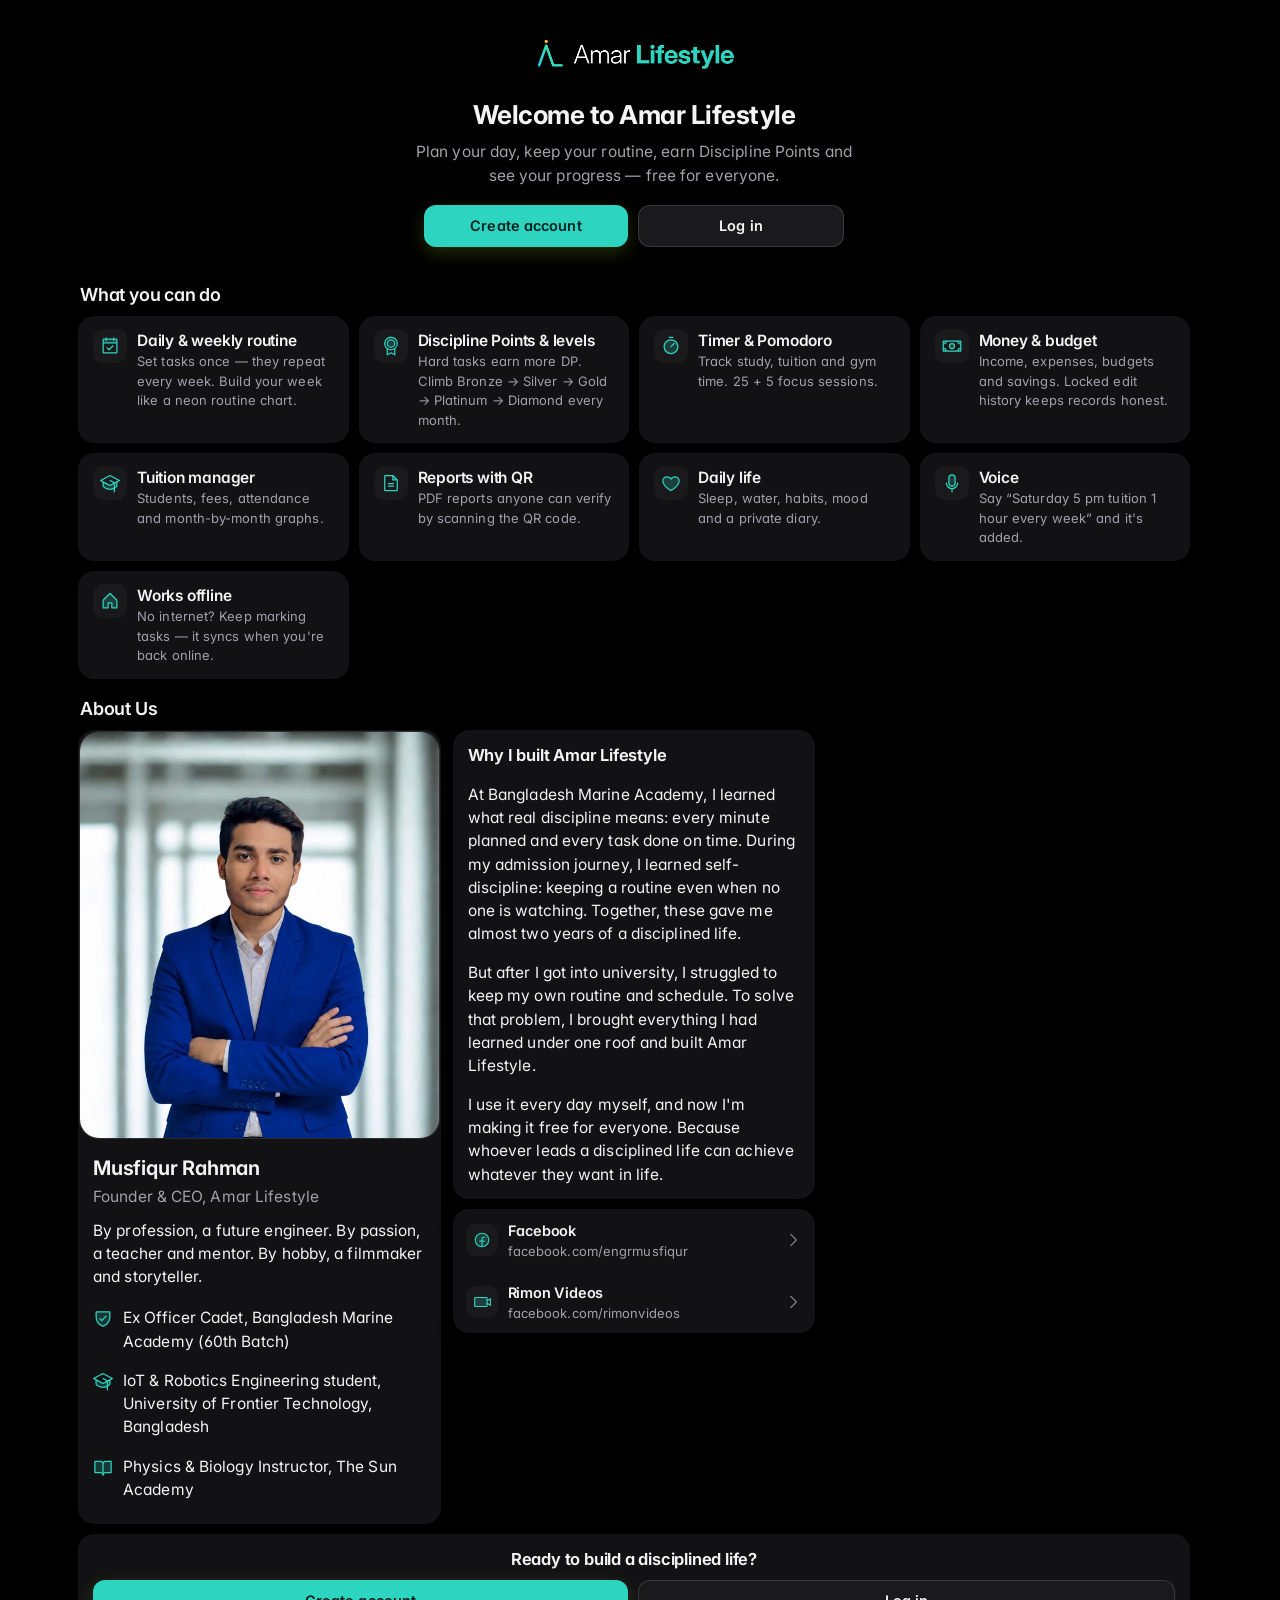
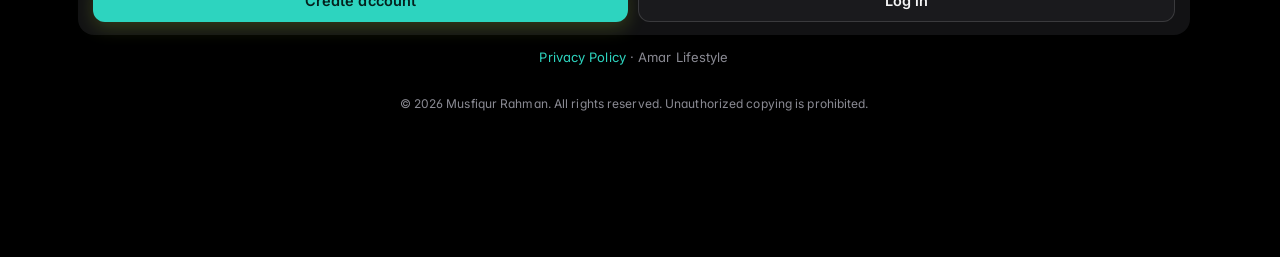
<file: index.html>
<!doctype html>
<!-- © 2026 Musfiqur Rahman. All rights reserved. Unauthorized copying is prohibited. Proprietary — see LICENSE. -->
<html lang="en">
<head>
  <meta charset="utf-8">
  <meta name="viewport" content="width=device-width, initial-scale=1, viewport-fit=cover">
  <title>Amar Lifestyle</title>
  <meta name="description" content="Amar Lifestyle — routine, tasks, discipline points, money and reports in one place.">
  <meta name="theme-color" content="#000000">
  <meta name="author" content="Musfiqur Rahman">
  <meta name="copyright" content="© 2026 Musfiqur Rahman. All rights reserved. Unauthorized copying is prohibited.">
  <link rel="manifest" href="manifest.json">
  <link rel="icon" href="assets/icon-64.png">
  <link rel="apple-touch-icon" href="assets/icon-180.png">
  <meta name="apple-mobile-web-app-capable" content="yes">
  <meta name="apple-mobile-web-app-status-bar-style" content="black-translucent">
  <meta name="apple-mobile-web-app-title" content="Amar Lifestyle">
  <link rel="apple-touch-startup-image" media="(device-width: 440px) and (device-height: 956px) and (-webkit-device-pixel-ratio: 3) and (orientation: portrait)" href="assets/splash/s-1320x2868.png">
  <link rel="apple-touch-startup-image" media="(device-width: 402px) and (device-height: 874px) and (-webkit-device-pixel-ratio: 3) and (orientation: portrait)" href="assets/splash/s-1206x2622.png">
  <link rel="apple-touch-startup-image" media="(device-width: 430px) and (device-height: 932px) and (-webkit-device-pixel-ratio: 3) and (orientation: portrait)" href="assets/splash/s-1290x2796.png">
  <link rel="apple-touch-startup-image" media="(device-width: 393px) and (device-height: 852px) and (-webkit-device-pixel-ratio: 3) and (orientation: portrait)" href="assets/splash/s-1179x2556.png">
  <link rel="apple-touch-startup-image" media="(device-width: 428px) and (device-height: 926px) and (-webkit-device-pixel-ratio: 3) and (orientation: portrait)" href="assets/splash/s-1284x2778.png">
  <link rel="apple-touch-startup-image" media="(device-width: 390px) and (device-height: 844px) and (-webkit-device-pixel-ratio: 3) and (orientation: portrait)" href="assets/splash/s-1170x2532.png">
  <link rel="apple-touch-startup-image" media="(device-width: 375px) and (device-height: 812px) and (-webkit-device-pixel-ratio: 3) and (orientation: portrait)" href="assets/splash/s-1125x2436.png">
  <link rel="apple-touch-startup-image" media="(device-width: 414px) and (device-height: 896px) and (-webkit-device-pixel-ratio: 3) and (orientation: portrait)" href="assets/splash/s-1242x2688.png">
  <link rel="apple-touch-startup-image" media="(device-width: 414px) and (device-height: 896px) and (-webkit-device-pixel-ratio: 2) and (orientation: portrait)" href="assets/splash/s-828x1792.png">
  <link rel="apple-touch-startup-image" media="(device-width: 360px) and (device-height: 780px) and (-webkit-device-pixel-ratio: 3) and (orientation: portrait)" href="assets/splash/s-1080x2340.png">
  <link rel="apple-touch-startup-image" media="(device-width: 375px) and (device-height: 667px) and (-webkit-device-pixel-ratio: 2) and (orientation: portrait)" href="assets/splash/s-750x1334.png">
  <link rel="apple-touch-startup-image" media="(device-width: 414px) and (device-height: 736px) and (-webkit-device-pixel-ratio: 3) and (orientation: portrait)" href="assets/splash/s-1242x2208.png">
  <link rel="apple-touch-startup-image" media="(device-width: 320px) and (device-height: 568px) and (-webkit-device-pixel-ratio: 2) and (orientation: portrait)" href="assets/splash/s-640x1136.png">
  <link rel="apple-touch-startup-image" media="screen and (device-width: 768px) and (device-height: 1024px) and (-webkit-device-pixel-ratio: 2) and (orientation: portrait)" href="assets/splash/ipad-1536x2048.png">
  <link rel="apple-touch-startup-image" media="screen and (device-width: 768px) and (device-height: 1024px) and (-webkit-device-pixel-ratio: 2) and (orientation: landscape)" href="assets/splash/ipad-2048x1536.png">
  <link rel="apple-touch-startup-image" media="screen and (device-width: 744px) and (device-height: 1133px) and (-webkit-device-pixel-ratio: 2) and (orientation: portrait)" href="assets/splash/ipad-1488x2266.png">
  <link rel="apple-touch-startup-image" media="screen and (device-width: 744px) and (device-height: 1133px) and (-webkit-device-pixel-ratio: 2) and (orientation: landscape)" href="assets/splash/ipad-2266x1488.png">
  <link rel="apple-touch-startup-image" media="screen and (device-width: 810px) and (device-height: 1080px) and (-webkit-device-pixel-ratio: 2) and (orientation: portrait)" href="assets/splash/ipad-1620x2160.png">
  <link rel="apple-touch-startup-image" media="screen and (device-width: 810px) and (device-height: 1080px) and (-webkit-device-pixel-ratio: 2) and (orientation: landscape)" href="assets/splash/ipad-2160x1620.png">
  <link rel="apple-touch-startup-image" media="screen and (device-width: 820px) and (device-height: 1180px) and (-webkit-device-pixel-ratio: 2) and (orientation: portrait)" href="assets/splash/ipad-1640x2360.png">
  <link rel="apple-touch-startup-image" media="screen and (device-width: 820px) and (device-height: 1180px) and (-webkit-device-pixel-ratio: 2) and (orientation: landscape)" href="assets/splash/ipad-2360x1640.png">
  <link rel="apple-touch-startup-image" media="screen and (device-width: 834px) and (device-height: 1112px) and (-webkit-device-pixel-ratio: 2) and (orientation: portrait)" href="assets/splash/ipad-1668x2224.png">
  <link rel="apple-touch-startup-image" media="screen and (device-width: 834px) and (device-height: 1112px) and (-webkit-device-pixel-ratio: 2) and (orientation: landscape)" href="assets/splash/ipad-2224x1668.png">
  <link rel="apple-touch-startup-image" media="screen and (device-width: 834px) and (device-height: 1194px) and (-webkit-device-pixel-ratio: 2) and (orientation: portrait)" href="assets/splash/ipad-1668x2388.png">
  <link rel="apple-touch-startup-image" media="screen and (device-width: 834px) and (device-height: 1194px) and (-webkit-device-pixel-ratio: 2) and (orientation: landscape)" href="assets/splash/ipad-2388x1668.png">
  <link rel="apple-touch-startup-image" media="screen and (device-width: 834px) and (device-height: 1210px) and (-webkit-device-pixel-ratio: 2) and (orientation: portrait)" href="assets/splash/ipad-1668x2420.png">
  <link rel="apple-touch-startup-image" media="screen and (device-width: 834px) and (device-height: 1210px) and (-webkit-device-pixel-ratio: 2) and (orientation: landscape)" href="assets/splash/ipad-2420x1668.png">
  <link rel="apple-touch-startup-image" media="screen and (device-width: 1024px) and (device-height: 1366px) and (-webkit-device-pixel-ratio: 2) and (orientation: portrait)" href="assets/splash/ipad-2048x2732.png">
  <link rel="apple-touch-startup-image" media="screen and (device-width: 1024px) and (device-height: 1366px) and (-webkit-device-pixel-ratio: 2) and (orientation: landscape)" href="assets/splash/ipad-2732x2048.png">
  <link rel="apple-touch-startup-image" media="screen and (device-width: 1032px) and (device-height: 1376px) and (-webkit-device-pixel-ratio: 2) and (orientation: portrait)" href="assets/splash/ipad-2064x2752.png">
  <link rel="apple-touch-startup-image" media="screen and (device-width: 1032px) and (device-height: 1376px) and (-webkit-device-pixel-ratio: 2) and (orientation: landscape)" href="assets/splash/ipad-2752x2064.png">
  <link rel="preconnect" href="https://fonts.googleapis.com">
  <link rel="preconnect" href="https://fonts.gstatic.com" crossorigin>
  <link href="https://fonts.googleapis.com/css2?family=Inter:wght@400;500;600;700&family=Noto+Sans+Bengali:wght@400;500;600;700&family=Noto+Serif+Bengali:wght@500&family=Lora:ital,wght@1,500&family=Great+Vibes&family=Caveat:wght@500;700&family=Atma:wght@500;600&family=Noto+Color+Emoji&display=swap" rel="stylesheet" media="print" onload="this.media='all'"><!-- fonts load in the background; the app shows at once -->
  <link rel="stylesheet" href="css/app.css">
  <style>
    /* splash: shown when opened from the Home Screen, fades out once the first page is ready */
    #splash { position: fixed; inset: 0; z-index: 9999; background: #000; display: flex; flex-direction: column; align-items: center; justify-content: center; gap: 22px; transition: opacity .45s cubic-bezier(.22,1,.36,1), transform .45s cubic-bezier(.22,1,.36,1); }
    #splash img { width: 110px; height: 110px; border-radius: 26px; margin-top: -60px; animation: spIn .7s cubic-bezier(.22,1,.36,1) both, spGlow 2.4s ease-in-out .7s infinite; }
    #splash b { font: 700 22px/1 system-ui, -apple-system, "Noto Sans Bengali", sans-serif; color: #EEF2F7; letter-spacing: -.01em; animation: spUp .7s cubic-bezier(.22,1,.36,1) .12s both; }
    #splash small { font: 500 13px/1 system-ui, -apple-system, sans-serif; color: #9AA8BC; animation: spUp .7s cubic-bezier(.22,1,.36,1) .22s both; margin-top: -12px; }
    #splash i { position: absolute; bottom: calc(env(safe-area-inset-bottom, 0px) + 56px); width: 120px; height: 3px; border-radius: 3px; background: rgba(148,163,184,.15); overflow: hidden; }
    #splash i::after { content: ""; position: absolute; inset: 0; width: 40%; border-radius: 3px; background: linear-gradient(90deg, #22D3EE, #2DD4BF, #4ADE80); animation: spBar 1.1s ease-in-out infinite; }
    #splash.out { opacity: 0; transform: scale(1.04); pointer-events: none; }
    html:not(.standalone) #splash { display: none; }
    @keyframes spIn { from { opacity: 0; transform: scale(.82); } }
    @keyframes spUp { from { opacity: 0; transform: translateY(8px); } }
    @keyframes spGlow { 50% { box-shadow: 0 0 40px rgba(45,212,191,.28); } }
    @keyframes spBar { 0% { transform: translateX(-100%); } 100% { transform: translateX(250%); } }
    @media (prefers-reduced-motion: reduce) { #splash * { animation: none !important; } }
  </style>
  <script>
    if (matchMedia("(display-mode: standalone)").matches || navigator.standalone === true) document.documentElement.classList.add("standalone");
    // Apple phones already have premium emoji; everyone else gets the same clean Google emoji set
    if (/iPhone|iPad|iPod|Macintosh/.test(navigator.userAgent)) document.documentElement.classList.add("apple");
  </script>
</head>
<body>
  <div id="splash" aria-hidden="true"><img src="assets/icon-192.png" alt=""><b>Amar Lifestyle</b><small>Routine · Money · Discipline</small><i></i></div>
  <script>
    // the splash stays at least a moment (so it doesn't flash) and never longer than 5 s
    (function () { var t0 = Date.now(), done = false;
      window.__splashDone = function () { if (done) return; done = true; var s = document.getElementById("splash"); if (!s) return;
        setTimeout(function () { s.classList.add("out"); setTimeout(function () { s.remove(); }, 500); }, Math.max(0, 350 - (Date.now() - t0))); };
      setTimeout(window.__splashDone, 3500); })();
  </script>
  <main id="app" aria-live="polite"></main>
  <noscript>Please turn on JavaScript to use Amar Lifestyle.</noscript>
  <script type="module" src="js/main.js"></script>
</body>
</html>
</file>
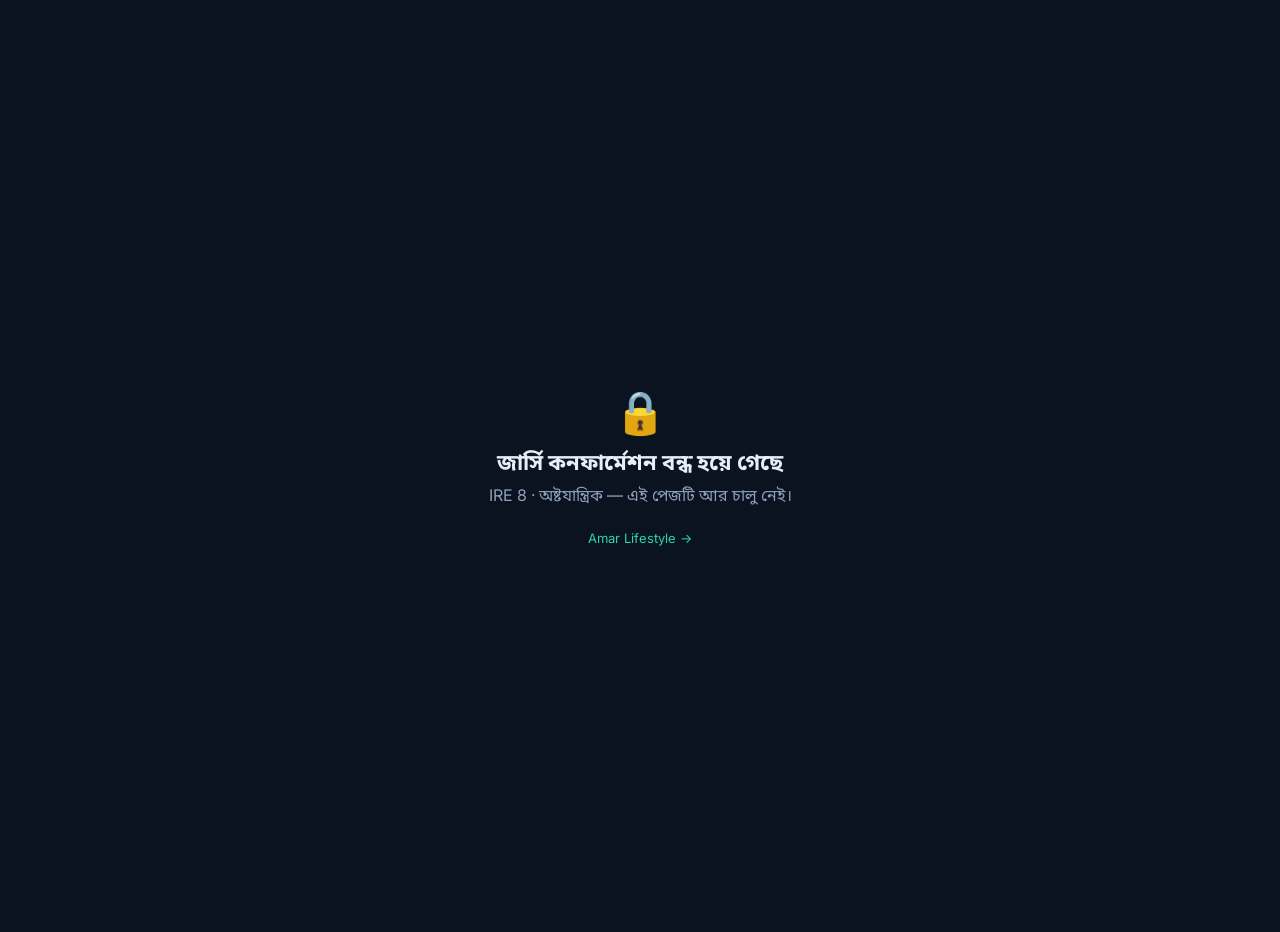
<file: jersey/index.html>
<!doctype html>
<html lang="bn">
<head>
<meta charset="utf-8">
<meta name="viewport" content="width=device-width,initial-scale=1">
<meta name="robots" content="noindex">
<title>IRE 8 Jersey — Closed</title>
<link href="https://fonts.googleapis.com/css2?family=Noto+Sans+Bengali:wght@400;600&family=Inter:wght@400;600&display=swap" rel="stylesheet">
<style>
body{margin:0;min-height:100vh;display:grid;place-items:center;background:#0b1220;color:#e8eef8;font-family:Inter,"Noto Sans Bengali",sans-serif;text-align:center;padding:16px}
.c{max-width:420px}
h1{font-size:22px;margin:12px 0 6px}
p{color:#8fa0bd;margin:0}
.i{font-size:42px}
a{color:#2dd4a7;font-size:13px;display:inline-block;margin-top:22px;text-decoration:none}
</style>
</head>
<body>
<div class="c">
  <div class="i">🔒</div>
  <h1>জার্সি কনফার্মেশন বন্ধ হয়ে গেছে</h1>
  <p>IRE 8 · অষ্টযান্ত্রিক — এই পেজটি আর চালু নেই।</p>
  <a href="../">Amar Lifestyle →</a>
</div>
</body>
</html>
</file>
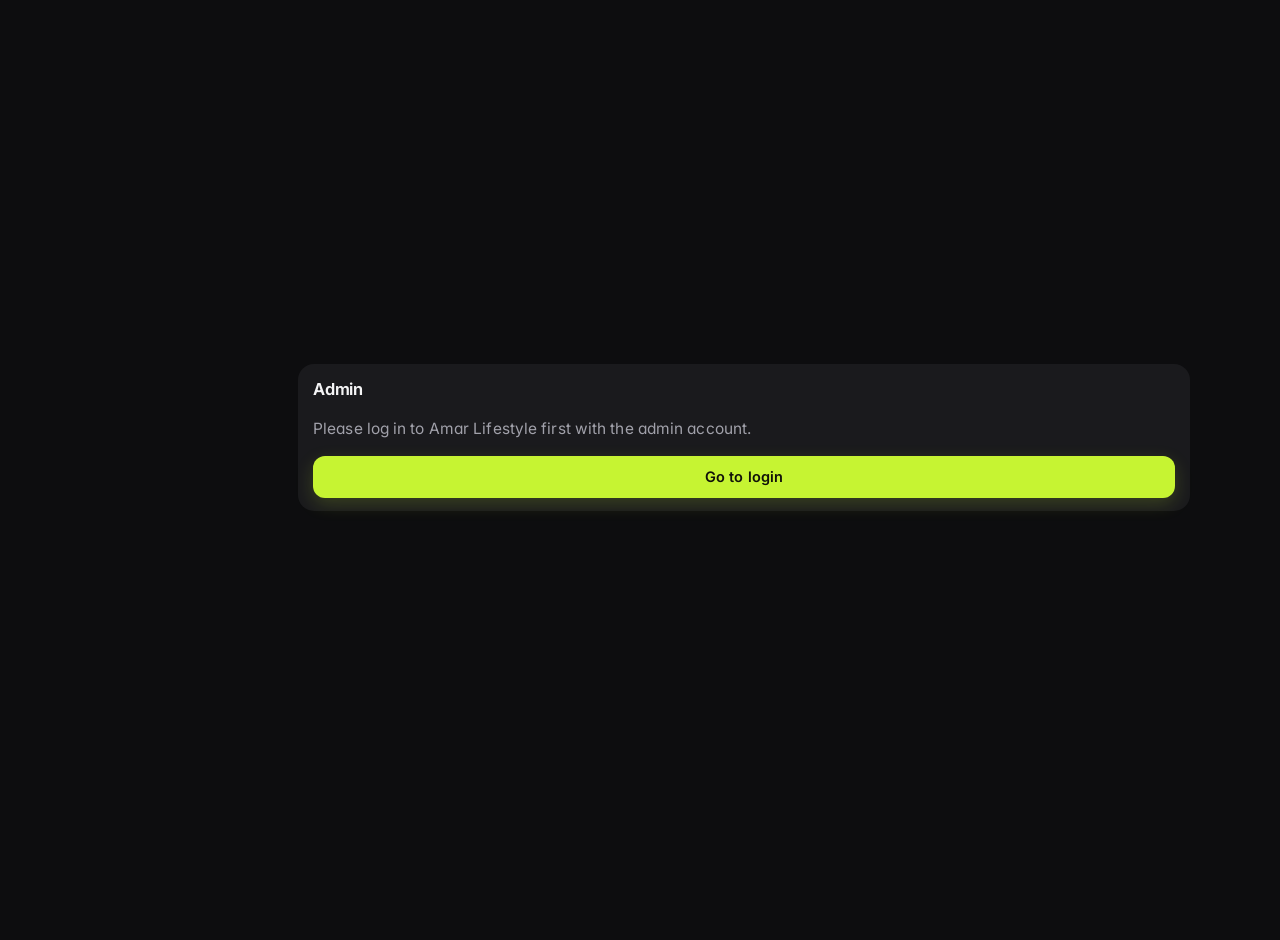
<file: ops-7k2q/index.html>
<!doctype html>
<!-- © 2026 Musfiqur Rahman. All rights reserved. Unauthorized copying is prohibited. -->
<html lang="en">
<head>
  <meta charset="utf-8">
  <meta name="viewport" content="width=device-width, initial-scale=1, viewport-fit=cover">
  <meta name="robots" content="noindex, nofollow">
  <title>Amar Lifestyle · Control</title>
  <meta name="theme-color" content="#07090D">
  <link rel="icon" href="../assets/icon-64.png">
  <link href="https://fonts.googleapis.com/css2?family=Inter:wght@400;500;600;700&display=swap" rel="stylesheet">
  <link rel="stylesheet" href="../css/app.css">
  <style>
    pre.json { background: var(--bg2); border: 1px solid var(--line); border-radius: 12px; padding: 12px; font-size: 12px; overflow: auto; max-height: 50vh; white-space: pre-wrap; word-break: break-word; }
    .tabs { display: flex; gap: 6px; overflow-x: auto; padding-bottom: 6px; margin-bottom: 12px; }
    .tabs button { flex-shrink: 0; min-height: 40px; padding: 0 14px; border-radius: 12px; border: 1px solid var(--line2); background: var(--card); color: var(--muted); font-weight: 600; cursor: pointer; }
    .admin-tabs { position: sticky; top: calc(var(--sat, 0px) + 56px); z-index: 20; background: var(--bg); margin: 0 -16px 12px; padding: 8px 16px; scrollbar-width: none; box-shadow: 0 8px 14px -12px rgba(0,0,0,.6); }
    .admin-tabs::-webkit-scrollbar { display: none; }
    .tabs button.on { background: var(--brand); color: var(--brand-ink); border-color: var(--brand); }
    #app { padding-bottom: 40px; }
  </style>
</head>
<body>
  <main id="app"></main>
  <script type="module" src="admin.js"></script>
</body>
</html>
</file>
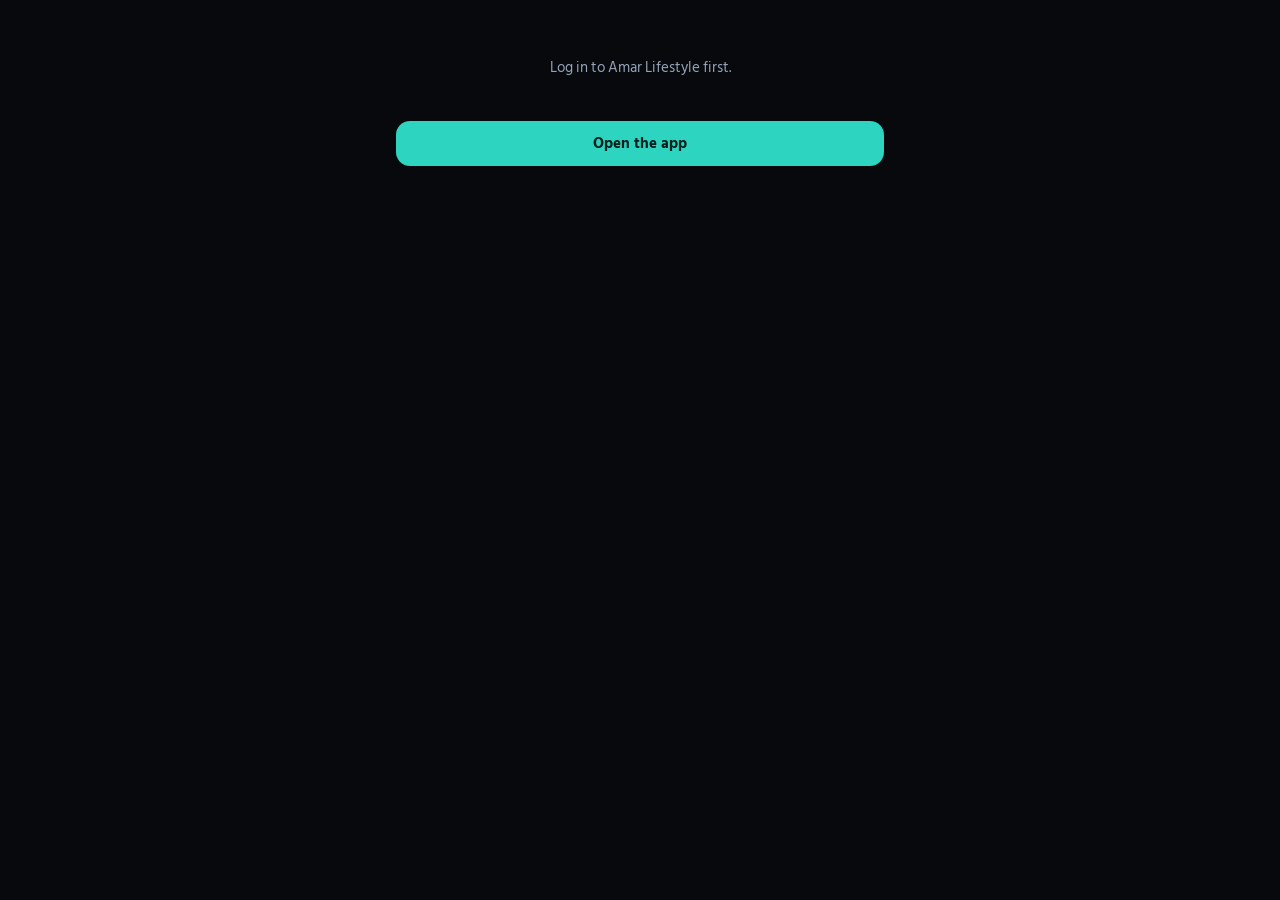
<file: tasks/index.html>
<!doctype html>
<!-- © 2026 Musfiqur Rahman. All rights reserved. Unauthorized copying is prohibited. -->
<html lang="en">
<head>
  <meta charset="utf-8">
  <meta name="viewport" content="width=device-width, initial-scale=1, viewport-fit=cover">
  <title>Today's tasks</title>
  <meta name="theme-color" content="#07090D">
  <link rel="manifest" href="manifest.json">
  <link rel="icon" href="../assets/tasks-192.png">
  <link rel="apple-touch-icon" href="../assets/tasks-192.png">
  <meta name="apple-mobile-web-app-capable" content="yes">
  <meta name="apple-mobile-web-app-status-bar-style" content="black-translucent">
  <meta name="apple-mobile-web-app-title" content="Today's tasks">
  <link href="https://fonts.googleapis.com/css2?family=Hind+Siliguri:wght@400;500;600;700&display=swap" rel="stylesheet">
  <style>
    :root { --bg: #07090D; --card: #12161D; --line: #232A35; --text: #F1F5F9; --muted: #94A3B8; --brand: #2DD4BF; --green: #22C55E; --red: #F43F5E; --amber: #F59E0B; }
    :root[data-theme="light"] { --bg: #F4F4EF; --card: #FFFFFF; --line: #E2E5EA; --text: #0F172A; --muted: #64748B; --brand: #0D9488; }
    * { box-sizing: border-box; }
    body { margin: 0; background: var(--bg); color: var(--text); font: 15px/1.4 "Hind Siliguri", system-ui, sans-serif; -webkit-tap-highlight-color: transparent; }
    main { max-width: 520px; margin: 0 auto; padding: calc(14px + env(safe-area-inset-top)) 16px calc(24px + env(safe-area-inset-bottom)); }
    header { display: flex; align-items: center; justify-content: space-between; gap: 10px; margin-bottom: 12px; }
    h1 { font-size: 20px; margin: 0; }
    .sub { color: var(--muted); font-size: 13px; }
    .bar { height: 8px; border-radius: 6px; background: var(--line); overflow: hidden; margin: 6px 0 14px; }
    .bar i { display: block; height: 100%; background: linear-gradient(90deg, var(--brand), var(--green)); border-radius: 6px; transition: width .5s; }
    .big { border-radius: 16px; padding: 12px 14px; margin-bottom: 10px; border: 1px solid var(--line); background: var(--card); display: block; color: inherit; text-decoration: none; }
    .big.now { border-color: color-mix(in srgb, var(--c) 60%, transparent); background: linear-gradient(135deg, color-mix(in srgb, var(--c) 16%, var(--card)), var(--card)); }
    .big small { color: var(--muted); font-size: 12px; text-transform: uppercase; letter-spacing: .04em; font-weight: 600; }
    .big b { display: block; font-size: 18px; margin: 2px 0; }
    .list { border: 1px solid var(--line); border-radius: 16px; background: var(--card); overflow: hidden; }
    .row { display: flex; align-items: center; gap: 10px; padding: 10px 12px; color: inherit; text-decoration: none; min-height: 48px; }
    .row + .row { border-top: 1px solid var(--line); }
    .t { width: 64px; flex-shrink: 0; font-size: 12.5px; color: var(--muted); font-variant-numeric: tabular-nums; }
    .dot { width: 4px; align-self: stretch; border-radius: 3px; background: var(--c); flex-shrink: 0; }
    .name { flex: 1; min-width: 0; overflow: hidden; text-overflow: ellipsis; white-space: nowrap; }
    .row.done .name { color: var(--muted); text-decoration: line-through; }
    .st { width: 26px; height: 26px; border-radius: 50%; display: grid; place-items: center; font-size: 13px; flex-shrink: 0; border: 1.5px solid var(--line); color: var(--muted); }
    .st.ok { background: var(--green); border-color: var(--green); color: #fff; }
    .st.bad { background: var(--red); border-color: var(--red); color: #fff; }
    .st.live { border-color: var(--brand); color: var(--brand); animation: p 1.6s infinite; }
    @keyframes p { 50% { box-shadow: 0 0 0 5px color-mix(in srgb, var(--brand) 25%, transparent); } }
    .open { display: block; text-align: center; margin-top: 14px; padding: 12px; border-radius: 14px; background: var(--brand); color: #04211d; font-weight: 700; text-decoration: none; }
    .empty { text-align: center; color: var(--muted); padding: 28px 10px; }
    .ref { background: none; border: 1px solid var(--line); color: var(--muted); border-radius: 10px; width: 38px; height: 38px; font-size: 16px; }
  </style>
  
</head>
<body>
  <main id="w"><p class="empty">Loading…</p></main>
  <script type="module" src="../js/widget.js"></script>
</body>
</html>
</file>
<file: css/app.css>
/* © 2026 Musfiqur Rahman. All rights reserved. Unauthorized copying is prohibited. Proprietary — see LICENSE. */
/* Amar Lifestyle — design tokens */
:root {
  /* professional dark: charcoal surfaces, one lime accent */
  --bg: #0D0D0F;
  --bg2: #141416;
  --card: #1A1A1D;
  --card2: #222226;
  --line: rgba(255,255,255,0.06);
  --line2: rgba(255,255,255,0.11);
  --text: #F4F4F5;
  --muted: #A1A1AA;
  --faint: #71717A;
  --brand: #C6F432;
  --brand-ink: #111209;
  --cyan: #8FD3FF;
  --green: #A3E635;
  --amber: #F5B83D;
  --pink: #C4B5FD;
  --red: #F2716B;
  --grad: linear-gradient(135deg, #C6F432 0%, #A3E635 100%);
  --glass: rgba(20,20,22,0.82);
  --shadow: 0 8px 24px rgba(0,0,0,0.45);
  --r: 20px;
  --r-sm: 14px;
  --nav-h: 68px;
  color-scheme: dark;
}
:root[data-theme="light"] {
  --bg: #F4F4EF;
  --bg2: #ECECE6;
  --card: #FFFFFF;
  --card2: #F7F7F3;
  --line: rgba(0,0,0,0.08);
  --line2: rgba(0,0,0,0.14);
  --text: #111318;
  --muted: #4B5263;
  --faint: #6B7280;
  --brand: #0F766E;
  --brand-ink: #FFFFFF;
  --cyan: #0891B2;
  --green: #15803D;
  --amber: #B45309;
  --pink: #A21CAF;
  --red: #DC2626;
  --grad: linear-gradient(135deg, #0891B2 0%, #16A34A 100%);
  --glass: rgba(255,255,255,0.8);
  --shadow: 0 10px 30px rgba(0,0,0,0.08);
  color-scheme: light;
}

* { box-sizing: border-box; -webkit-tap-highlight-color: transparent; }
html, body { margin: 0; padding: 0; }
body {
  background: var(--bg);
  color: var(--text);
  /* the phone's own standard font (San Francisco on iPhone, Roboto on Android) + Noto Sans Bengali for Bangla */
  font-family: "Inter", -apple-system, BlinkMacSystemFont, "SF Pro Text", "Segoe UI", Roboto, "Helvetica Neue", Arial, "Noto Sans Bengali", "Kohinoor Bangla", "Hind Siliguri", sans-serif;
  -webkit-font-smoothing: antialiased; -moz-osx-font-smoothing: grayscale; text-rendering: optimizeLegibility;
  font-size: 16px;
  line-height: 1.45;
  min-height: 100vh;
  overscroll-behavior-y: none;
}
button, input, select, textarea { font: inherit; color: inherit; }
a { color: var(--brand); text-decoration: none; }
img { max-width: 100%; display: block; }
.hidden { display: none !important; }

/* layout */
#app { max-width: 720px; margin: 0 auto; padding: 0 16px calc(var(--nav-h) + 28px); }
.topbar {
  position: sticky; top: 0; z-index: 20;
  display: flex; align-items: center; justify-content: space-between; gap: 12px;
  padding: 14px 0 12px; background: linear-gradient(var(--bg) 70%, transparent);
}
.topbar h1 { font-size: 24px; margin: 0; letter-spacing: -0.3px; font-weight: 700; }
.topbar .sub { color: var(--muted); font-size: 13px; }
.brandmark { display: flex; align-items: center; gap: 8px; font-size: 20px; letter-spacing: -0.5px; }
.brandmark b { color: var(--brand); }
.brandmark svg { width: 28px; height: 28px; }

.page.fresh { animation: pageIn .24s cubic-bezier(.22,1,.36,1) both; }
@keyframes pageIn { from { opacity: 0; transform: translateY(6px); } to { opacity: 1; transform: none; } }

/* bottom nav */
.nav {
  position: fixed; left: 0; right: 0; bottom: 0; z-index: 30;
  height: calc(var(--nav-h) + env(safe-area-inset-bottom));
  padding-bottom: env(safe-area-inset-bottom);
  background: var(--glass); backdrop-filter: blur(16px); -webkit-backdrop-filter: blur(16px);
  border-top: 1px solid var(--line);
  display: flex; justify-content: center;
}
.nav-inner { display: grid; grid-template-columns: repeat(5, 1fr); width: 100%; max-width: 720px; }
.nav a {
  display: flex; flex-direction: column; align-items: center; justify-content: center; gap: 3px;
  color: var(--faint); font-size: 11.5px; font-weight: 500; min-height: 44px;
}
.nav a svg { width: 24px; height: 24px; }
.nav a.on { color: var(--brand); }
.nav a.on svg { filter: drop-shadow(0 0 8px color-mix(in srgb, var(--brand) 60%, transparent)); }

/* cards */
.card { background: var(--card); border: 1px solid var(--line); border-radius: var(--r); padding: 16px; margin-bottom: 14px; }
.card h2, .card h3 { margin: 0 0 10px; font-size: 17px; letter-spacing: -0.2px; }
.card .hint, .hint { color: var(--muted); font-size: 13.5px; margin: 0 0 10px; }
.section-title { display: flex; align-items: center; justify-content: space-between; margin: 22px 2px 10px; }
.section-title h2 { font-size: 17px; margin: 0; }
.row { display: flex; align-items: center; gap: 10px; }
.row.between { justify-content: space-between; }
.wrap { flex-wrap: wrap; }
.grow { flex: 1; min-width: 0; }
.grid2 { display: grid; grid-template-columns: 1fr 1fr; gap: 10px; }
.grid3 { display: grid; grid-template-columns: repeat(3, 1fr); gap: 10px; }
.muted { color: var(--muted); }
.faint { color: var(--faint); }
.small { font-size: 13px; }
.big { font-size: 28px; font-weight: 700; letter-spacing: -0.5px; }
.ok { color: var(--green); } .bad { color: var(--red); } .warn { color: var(--amber); }
.center { text-align: center; }
.mt { margin-top: 12px; } .mb0 { margin-bottom: 0; }

/* stat tiles */
.stat { background: var(--card); border: 1px solid var(--line); border-radius: var(--r-sm); padding: 12px; }
.stat .k { color: var(--muted); font-size: 12.5px; }
.stat .v { font-size: 22px; font-weight: 700; letter-spacing: -0.4px; }

/* hero (today) */
.hero {
  position: relative; overflow: hidden;
  background: radial-gradient(120% 140% at 0% 0%, color-mix(in srgb, var(--brand) 7%, transparent), transparent 55%), var(--card);
  border: 1px solid var(--line); border-radius: 22px; padding: 18px; margin-bottom: 14px;
  display: flex; align-items: center; gap: 16px;
}
.ring { position: relative; width: 96px; height: 96px; flex-shrink: 0; }
.ring svg { width: 96px; height: 96px; transform: rotate(-90deg); }
.ring .lbl { position: absolute; inset: 0; display: flex; flex-direction: column; align-items: center; justify-content: center; }
.ring .lbl b { font-size: 22px; }
.ring .lbl span { font-size: 11px; color: var(--muted); }
.level-pill svg, .badge svg { width: 16px; height: 16px; flex-shrink: 0; }
.level-pill { white-space: nowrap; display: inline-flex; align-items: center; gap: 6px; padding: 4px 10px; border-radius: 99px; font-size: 13px; font-weight: 600; background: color-mix(in srgb, var(--amber) 16%, transparent); color: var(--amber); }

/* buttons */
.btn {
  display: inline-flex; align-items: center; justify-content: center; gap: 8px;
  min-height: 46px; padding: 0 18px; border-radius: 14px; border: 1px solid var(--line2);
  background: var(--card2); color: var(--text); font-weight: 600; cursor: pointer; transition: transform .1s, opacity .2s;
}
.btn:active { transform: scale(0.97); }
.btn svg { width: 20px; height: 20px; }
.btn.primary { background: var(--grad); color: #04211D; border: 0; }
.btn.ghost { background: transparent; }
.btn.danger { color: var(--red); }
.btn.rec { background: color-mix(in srgb, var(--red) 16%, var(--card)); border-color: var(--red); color: var(--red); animation: recpulse 1.4s ease-in-out infinite; }
@keyframes recpulse { 50% { box-shadow: 0 0 0 6px color-mix(in srgb, var(--red) 18%, transparent); } }
.btn.small { min-height: 38px; padding: 0 12px; font-size: 14px; border-radius: 11px; }
.btn.block { width: 100%; }
.btn[disabled] { opacity: .45; pointer-events: none; }
.icon-btn { width: 44px; height: 44px; border-radius: 12px; border: 1px solid var(--line); background: var(--card); display: inline-flex; align-items: center; justify-content: center; cursor: pointer; color: var(--text); }
.icon-btn svg { width: 22px; height: 22px; }
.fab {
  position: fixed; right: max(16px, calc(50% - 344px)); bottom: calc(var(--nav-h) + 18px + env(safe-area-inset-bottom)); z-index: 25;
  width: 58px; height: 58px; border-radius: 18px; border: 0; background: var(--grad); color: #04211D;
  display: flex; align-items: center; justify-content: center; box-shadow: 0 8px 24px color-mix(in srgb, var(--brand) 35%, transparent); cursor: pointer;
}
.fab svg { width: 28px; height: 28px; }

/* forms */
label.f { display: block; margin-bottom: 12px; }
label.f > span { display: block; font-size: 13.5px; color: var(--muted); margin-bottom: 6px; font-weight: 500; }
.input, select.input, textarea.input {
  width: 100%; min-height: 48px; padding: 12px 14px; border-radius: 13px;
  background: var(--bg2); border: 1px solid var(--line2); outline: none; font-size: 16px;
}
textarea.input { min-height: 96px; resize: vertical; }
.input:focus { border-color: var(--brand); box-shadow: 0 0 0 3px color-mix(in srgb, var(--brand) 20%, transparent); }
.check { display: flex; gap: 10px; align-items: flex-start; font-size: 14.5px; margin: 6px 0 14px; }
.check input { width: 22px; height: 22px; accent-color: var(--brand); flex-shrink: 0; margin-top: 1px; }
.seg { display: flex; background: var(--bg2); border: 1px solid var(--line); border-radius: 13px; padding: 3px; gap: 3px; }
.seg button { flex: 1; min-height: 40px; border: 0; background: transparent; border-radius: 10px; color: var(--muted); font-weight: 600; cursor: pointer; font-size: 14px; }
.seg button.on { background: var(--card2); color: var(--text); box-shadow: 0 1px 0 var(--line2); }
.days { display: flex; gap: 6px; flex-wrap: wrap; }
.days button { width: 42px; height: 42px; border-radius: 12px; border: 1px solid var(--line2); background: var(--bg2); color: var(--muted); font-weight: 600; cursor: pointer; font-size: 13px; }
.days button.on { background: var(--brand); border-color: var(--brand); color: var(--brand-ink); }
.colors { display: flex; gap: 8px; flex-wrap: wrap; }
.colors button { width: 34px; height: 34px; border-radius: 50%; border: 2px solid transparent; cursor: pointer; }
.colors button.on { border-color: var(--text); }

/* task card */
.task {
  position: relative; display: flex; gap: 12px; align-items: flex-start;
  background: var(--card); border: 1px solid var(--line); border-radius: 16px; padding: 14px 14px 14px 18px; margin-bottom: 10px;
  overflow: hidden;
}
.task::before { content: ""; position: absolute; left: 0; top: 0; bottom: 0; width: 5px; background: var(--c, var(--brand)); box-shadow: 0 0 12px var(--c, var(--brand)); }
.task .t { font-weight: 600; font-size: 16px; }
.task .meta { color: var(--muted); font-size: 13px; display: flex; gap: 8px; flex-wrap: wrap; margin-top: 2px; }
.task .dp { font-size: 12.5px; font-weight: 700; color: var(--amber); white-space: nowrap; }
.task .acts { display: flex; gap: 8px; margin-top: 10px; flex-wrap: wrap; }
.task.done { opacity: .72; }
.task.done .t { text-decoration: line-through; text-decoration-color: var(--faint); }
.badge { display: inline-flex; align-items: center; gap: 4px; padding: 2px 8px; border-radius: 99px; font-size: 12px; font-weight: 600; background: var(--card2); border: 1px solid var(--line); }
.badge.ok { color: var(--green); } .badge.bad { color: var(--red); } .badge.warn { color: var(--amber); }
.pin { color: var(--amber); }
.lockline { font-size: 12.5px; color: var(--faint); margin-top: 8px; display: flex; align-items: center; gap: 6px; }
.lockline svg { width: 14px; height: 14px; }

/* week grid */
.week-scroll { overflow-x: auto; margin: 0 -16px; padding: 0 16px 6px; scroll-snap-type: x proximity; }
.week { display: grid; grid-template-columns: repeat(7, 132px); gap: 8px; }
.wday { scroll-snap-align: start; }
.wday .h {
  text-align: center; font-weight: 700; padding: 8px 0; border-radius: 12px; margin-bottom: 8px;
  border: 1.5px solid color-mix(in srgb, var(--red) 70%, transparent); color: var(--red);
  box-shadow: 0 0 10px color-mix(in srgb, var(--red) 25%, transparent) inset;
}
.wday .h.today { border-color: var(--brand); color: var(--brand); box-shadow: 0 0 14px color-mix(in srgb, var(--brand) 35%, transparent) inset; }
.wday .h small { display: block; font-weight: 500; font-size: 11px; color: var(--muted); }
.cell {
  border: 1.5px solid var(--c, var(--brand)); color: var(--c, var(--brand)); border-radius: 12px; padding: 8px; margin-bottom: 8px;
  background: color-mix(in srgb, var(--c, var(--brand)) 9%, var(--bg2));
  box-shadow: 0 0 10px color-mix(in srgb, var(--c, var(--brand)) 28%, transparent);
  font-size: 13px; font-weight: 600; cursor: pointer; min-height: 56px;
}
.cell small { display: block; font-weight: 500; opacity: .85; }
.cell.done { opacity: 1; } .cell.done::after { content: " ✓"; }
.cell.missed { opacity: .35; filter: saturate(.4); }
.cell.empty { border: 1px dashed var(--line2); color: var(--faint); box-shadow: none; background: transparent; display: flex; align-items: center; justify-content: center; }
.week-total { margin-top: 10px; }

/* lists */
.list { background: var(--card); border: 1px solid var(--line); border-radius: var(--r); overflow: hidden; margin-bottom: 14px; }
.li { display: flex; align-items: center; gap: 12px; padding: 13px 14px; border-bottom: 1px solid var(--line); min-height: 56px; }
.li:last-child { border-bottom: 0; }
.li .ic { width: 38px; height: 38px; border-radius: 11px; background: var(--card2); display: flex; align-items: center; justify-content: center; flex-shrink: 0; color: var(--brand); }
.li .ic svg { width: 20px; height: 20px; }
a.li, button.li { color: var(--text); width: 100%; background: none; border: 0; border-bottom: 1px solid var(--line); text-align: left; cursor: pointer; }
.li .chev { color: var(--faint); }

/* bars */
.bar { height: 10px; border-radius: 99px; background: var(--bg2); overflow: hidden; border: 1px solid var(--line); }
.bar > i { display: block; height: 100%; border-radius: 99px; background: var(--grad); transition: width .6s ease; }
.bar.warn > i { background: var(--amber); } .bar.bad > i { background: var(--red); }

/* sheet (bottom modal) */
.backdrop { position: fixed; inset: 0; z-index: 50; background: rgba(0,0,0,0.5); display: flex; align-items: flex-end; justify-content: center; animation: fade .2s ease both; }
@keyframes fade { from { opacity: 0; } to { opacity: 1; } }
.sheet {
  width: 100%; max-width: 640px; max-height: 92vh; overflow-y: auto;
  background: var(--card); border: 1px solid var(--line2); border-bottom: 0; border-radius: 24px 24px 0 0;
  padding: 10px 18px calc(22px + env(safe-area-inset-bottom)); animation: sheetIn .42s cubic-bezier(.34,1.25,.64,1) both; transition: transform .25s cubic-bezier(.22,1,.36,1);
}
@keyframes up { from { transform: translateY(40px); opacity: .4; } to { transform: none; opacity: 1; } }
@keyframes sheetIn { from { transform: translateY(100%); } to { transform: none; } }
.backdrop-out { position: fixed; inset: 0; z-index: 49; background: rgba(0,0,0,0.5); display: flex; align-items: flex-end; justify-content: center; pointer-events: none; animation: fadeOut .2s ease both; }
.backdrop-out .sheet { animation: sheetOut .2s cubic-bezier(.4,0,1,1) both; }
@keyframes fadeOut { to { opacity: 0; } }
@keyframes sheetOut { to { transform: translateY(100%); } }
.sheet .grab { width: 42px; height: 5px; border-radius: 9px; background: var(--line2); margin: -6px auto 6px; padding: 0; border: 10px solid transparent; background-clip: padding-box; box-sizing: content-box; touch-action: none; cursor: grab; }
.sheet h2 { margin: 0 0 6px; font-size: 20px; font-weight: 700; letter-spacing: -0.02em; }
.sheet .actions { display: flex; gap: 10px; margin-top: 16px; }
.sheet .actions .btn { flex: 1; }

/* toast */
#toast { position: fixed; left: 50%; bottom: calc(var(--nav-h) + 24px + env(safe-area-inset-bottom)); transform: translateX(-50%); z-index: 80; display: flex; flex-direction: column; gap: 8px; align-items: center; pointer-events: none; width: calc(100% - 32px); max-width: 460px; }
.toast { background: var(--card2); border: 1px solid var(--line2); color: var(--text); padding: 12px 16px; border-radius: 14px; box-shadow: var(--shadow); font-size: 14.5px; animation: toastIn .3s cubic-bezier(.22,1,.36,1) both; text-align: center; }
@keyframes toastIn { from { opacity: 0; transform: translateY(10px) scale(.98); } to { opacity: 1; transform: none; } }
.toast.ok { border-color: color-mix(in srgb, var(--green) 60%, transparent); }
.toast.bad { border-color: color-mix(in srgb, var(--red) 60%, transparent); }
.celebrate { font-size: 15px; font-weight: 700; }

/* heatmap */
.heat { display: grid; grid-auto-flow: column; grid-template-rows: repeat(7, 11px); gap: 3px; overflow-x: auto; padding-bottom: 4px; }
.heat i { width: 11px; height: 11px; border-radius: 3px; background: var(--bg2); border: 1px solid var(--line); }
.heat i.l1 { background: color-mix(in srgb, var(--green) 30%, var(--bg2)); }
.heat i.l2 { background: color-mix(in srgb, var(--green) 55%, var(--bg2)); }
.heat i.l3 { background: color-mix(in srgb, var(--green) 80%, var(--bg2)); }
.heat i.l4 { background: var(--green); }

/* charts */
.chart svg { width: 100%; height: auto; display: block; }
.legend { display: flex; flex-wrap: wrap; gap: 10px; font-size: 13px; color: var(--muted); margin-top: 8px; }
.legend i { display: inline-block; width: 10px; height: 10px; border-radius: 3px; margin-right: 5px; vertical-align: -1px; }

/* auth */
.auth { min-height: 100vh; display: flex; flex-direction: column; justify-content: center; padding: 24px 0 40px; }
.auth .logo { width: 240px; margin: 0 auto 6px; }
.auth .tag { text-align: center; color: var(--muted); margin-bottom: 22px; }
.linkbtn { background: none; border: 0; color: var(--brand); font-weight: 600; cursor: pointer; padding: 8px; }

/* timer */
.timer-face { font-size: 54px; font-weight: 700; letter-spacing: -1px; text-align: center; font-variant-numeric: tabular-nums; margin: 8px 0; }
.running-bar { display: flex; align-items: center; gap: 12px; padding: 12px 14px; border-radius: 16px; margin-bottom: 14px; background: color-mix(in srgb, var(--brand) 12%, var(--card)); border: 1px solid color-mix(in srgb, var(--brand) 45%, transparent); }
.pulse { width: 10px; height: 10px; border-radius: 50%; background: var(--brand); animation: pulse 1.4s infinite; }
@keyframes pulse { 0% { box-shadow: 0 0 0 0 color-mix(in srgb, var(--brand) 70%, transparent); } 100% { box-shadow: 0 0 0 12px transparent; } }

/* about */
.founder { border-radius: 20px; overflow: hidden; border: 1px solid var(--line); aspect-ratio: 3/3.4; background: var(--card2); }
.founder img { width: 100%; height: 100%; object-fit: cover; object-position: 50% 20%; }
.cred { display: flex; gap: 10px; align-items: flex-start; padding: 8px 0; }
.cred svg { width: 20px; height: 20px; color: var(--brand); flex-shrink: 0; margin-top: 2px; }

/* empty state */
.empty { text-align: center; padding: 28px 16px; color: var(--muted); }
.empty svg { width: 46px; height: 46px; color: var(--faint); margin-bottom: 8px; }

/* report (print) */
.report { background: #fff; color: #111; padding: 28px; border-radius: 12px; font-size: 13px; }
.report table { width: 100%; border-collapse: collapse; margin: 10px 0; }
.report th, .report td { border-bottom: 1px solid #ddd; padding: 6px 4px; text-align: left; vertical-align: top; }
.report th { font-size: 12px; color: #555; }
.report .edited { color: #B45309; font-size: 11.5px; }
.report .sig { margin-top: 28px; display: flex; justify-content: space-between; align-items: flex-end; gap: 20px; }
.report .sig .name { font-family: "Brush Script MT", "Segoe Script", cursive; font-size: 26px; color: #0F766E; }
@media print {
  body { background: #fff !important; }
  .nav, .topbar, .noprint, #toast, .fab { display: none !important; }
  #app { padding: 0; max-width: none; }
  .report { border-radius: 0; padding: 0; }
}

@media (min-width: 560px) {
  .week { grid-template-columns: repeat(7, minmax(110px, 1fr)); }
}
@media (prefers-reduced-motion: reduce) { * { animation: none !important; transition: none !important; } }

/* ===== compact sizing (v2) ===== */
body { font-size: 15px; }
:root { --nav-h: 60px; --r: 16px; --r-sm: 11px; }
.topbar { padding: 10px 0 8px; }
.topbar h1 { font-size: 20px; }
.topbar .sub { font-size: 12.5px; }
.card { padding: 12px 14px; margin-bottom: 10px; }
.card h2, .card h3 { font-size: 15.5px; margin-bottom: 8px; }
.hint, .card .hint { font-size: 13px; margin-bottom: 8px; }
.section-title { margin: 16px 2px 8px; }
.section-title h2 { font-size: 15.5px; }
.stat { padding: 9px 10px; }
.stat .k { font-size: 12px; }
.stat .v { font-size: 18px; }
.big { font-size: 24px; }
.hero { padding: 14px; gap: 14px; border-radius: 18px; margin-bottom: 10px; }
.ring, .ring svg { width: 82px; height: 82px; }
.ring .lbl b { font-size: 19px; }
.btn { min-height: 42px; padding: 0 14px; border-radius: 12px; font-size: 14.5px; }
.btn svg { width: 18px; height: 18px; }
.btn.small { min-height: 34px; padding: 0 10px; font-size: 13px; border-radius: 10px; }
.icon-btn { width: 40px; height: 40px; border-radius: 11px; }
.icon-btn svg { width: 20px; height: 20px; }
.fab { width: 52px; height: 52px; border-radius: 16px; bottom: calc(var(--nav-h) + 14px + env(safe-area-inset-bottom)); }
.fab svg { width: 24px; height: 24px; }
label.f { margin-bottom: 10px; }
label.f > span { font-size: 12.5px; margin-bottom: 4px; }
.input, select.input, textarea.input { min-height: 42px; padding: 9px 12px; border-radius: 11px; font-size: 15px; }
textarea.input { min-height: 80px; }
.seg button { min-height: 36px; font-size: 13px; }
.days button { width: 38px; height: 38px; border-radius: 10px; }
.colors { gap: 7px; }
.colors button { width: 30px; height: 30px; }
.colors label.on, .colors button.on { border: 2px solid var(--text) !important; }
.colors label { width: 30px !important; height: 30px !important; }
.task { padding: 11px 12px 11px 16px; margin-bottom: 8px; border-radius: 14px; gap: 10px; }
.task .t { font-size: 15px; }
.task .meta { font-size: 12.5px; }
.task .acts { margin-top: 8px; gap: 6px; }
.li { padding: 9px 12px; min-height: 48px; gap: 10px; }
.li .ic { width: 32px; height: 32px; border-radius: 9px; }
.li .ic svg { width: 18px; height: 18px; }
.li b { font-size: 14.5px; }
.list { margin-bottom: 10px; }
.nav a { font-size: 11px; gap: 2px; }
.nav a svg { width: 22px; height: 22px; }
.sheet { padding: 8px 16px calc(18px + env(safe-area-inset-bottom)); }
.sheet h2 { font-size: 18px; }
.sheet .actions { margin-top: 12px; }
.empty { padding: 20px 12px; }
.empty svg { width: 38px; height: 38px; }
.week { grid-template-columns: repeat(7, 118px); gap: 6px; }
.cell { min-height: 50px; padding: 6px 7px; font-size: 12.5px; margin-bottom: 6px; }
.cell.add { width: 100%; border: 1px dashed var(--line2); color: var(--faint); box-shadow: none; background: transparent; display: flex; align-items: center; justify-content: center; gap: 4px; min-height: 38px; }
.cell.add svg { width: 16px; height: 16px; }
.wday .h { padding: 6px 0; margin-bottom: 6px; }

/* settings menu (folding sections) */
details.fold { background: var(--card); border: 1px solid var(--line); border-radius: var(--r); margin-bottom: 8px; overflow: hidden; }
details.fold > summary { list-style: none; display: flex; align-items: center; gap: 10px; padding: 11px 14px; cursor: pointer; font-weight: 600; min-height: 48px; }
details.fold > summary::-webkit-details-marker { display: none; }
details.fold > summary .ic { width: 32px; height: 32px; border-radius: 9px; background: var(--card2); display: flex; align-items: center; justify-content: center; color: var(--brand); flex-shrink: 0; }
details.fold > summary .ic svg { width: 18px; height: 18px; }
details.fold > summary .chev { margin-left: auto; width: 18px; height: 18px; color: var(--faint); transition: transform .2s; }
details.fold[open] > summary .chev { transform: rotate(90deg); }
details.fold > .fold-body { padding: 0 14px 14px; }

/* ===== tablet & computer: side menu, wider content ===== */
@media (min-width: 760px) {
  #app { max-width: 1040px; padding: 0 28px 40px calc(208px + 28px); }
  .nav { top: 0; bottom: 0; right: auto; width: 208px; height: auto; border-top: 0; border-right: 1px solid var(--line); padding: 18px 10px; display: block; }
  .nav-inner { display: flex; flex-direction: column; gap: 4px; max-width: none; }
  .nav a { flex-direction: row; justify-content: flex-start; gap: 12px; padding: 0 14px; min-height: 46px; border-radius: 12px; font-size: 14.5px; }
  .nav a.on { background: color-mix(in srgb, var(--brand) 12%, transparent); }
  .nav::before { content: "Amar Lifestyle"; display: block; font-weight: 700; font-size: 17px; padding: 4px 14px 18px; color: var(--text); }
  .fab { right: 28px; bottom: 28px; }
  #toast { bottom: 28px; }
  .week { grid-template-columns: repeat(7, minmax(118px, 1fr)); }
  .week-scroll { margin: 0; padding: 0 0 6px; }
  .sheet { border-radius: 22px; margin-bottom: 4vh; border-bottom: 1px solid var(--line2); }
  .backdrop { align-items: center; }
  .grid-wide { display: grid; grid-template-columns: repeat(2, minmax(0, 1fr)); gap: 0 12px; align-items: start; }
}
@media (min-width: 1200px) {
  #app { max-width: 1240px; }
}
@media print { #app { padding: 0 !important; } }
svg.chev { width: 18px; height: 18px; flex-shrink: 0; }
@media (min-width: 760px) { body.no-nav #app { padding-left: 28px; } }

.ic svg, .cred svg, .btn svg, .icon-btn svg, .nav a svg, .fab svg, .lockline svg, .empty svg, .li .ic svg { display: block; }

/* Today: compact top so tasks show first */
.hero.mini { padding: 8px 12px; gap: 12px; border-radius: 16px; margin-bottom: 8px; }
.hero.mini .ring, .hero.mini .ring svg { width: 50px; height: 50px; }
.hero.mini .ring .lbl b { font-size: 13px; }
.hero.mini .ring .lbl span { display: none; }
.hero.mini .mid { font-size: 18px; }
.hero.mini .level-pill { font-size: 12px; padding: 3px 8px; }
.col-end { display: flex; flex-direction: column; align-items: flex-end; gap: 4px; }
.ell { white-space: nowrap; overflow: hidden; text-overflow: ellipsis; }
.card.coach { padding: 6px 8px 6px 12px; margin-bottom: 10px; border-color: color-mix(in srgb, var(--brand) 40%, transparent); background: linear-gradient(160deg, color-mix(in srgb, var(--brand) 9%, var(--card)), var(--card)); }
.coach-line { gap: 8px; align-items: center; cursor: pointer; min-height: 36px; }
.coach-line .grow { min-width: 0; }
/* ＋ hides while scrolling down, comes back when scrolling up (like normal apps) */
.fab { transition: transform .25s ease, opacity .25s ease; }
body.fab-away .fab { transform: translateY(160%); opacity: 0; pointer-events: none; }
.page { padding-bottom: 96px; }

/* week grid: smooth sideways swipe on phone/iPad */
.week-scroll { scroll-snap-type: none; -webkit-overflow-scrolling: touch; overscroll-behavior-x: contain; touch-action: pan-x pan-y; scrollbar-width: thin; }
.week-scroll .cell { touch-action: pan-x pan-y; }

.quote { font-size: 13.5px; color: var(--muted); margin: 2px 2px 12px; padding: 2px 0 2px 12px; border-left: 2px solid var(--line2); line-height: 1.5; cursor: pointer; }
.quote .by { font-style: normal; color: var(--faint); white-space: nowrap; }

/* smoother: page ghost while loading, no heavy blur */
#app { position: relative; }
.page-ghost { pointer-events: none; }
.page-ghost .fab { display: none; }
.nav, .topbar { backdrop-filter: none !important; -webkit-backdrop-filter: none !important; }
.nav { background: var(--bg); }
.week-scroll .cell { box-shadow: none; }
.week-scroll .wday .h { box-shadow: none; }

.zoombar { display: none; align-items: center; justify-content: flex-end; gap: 6px; margin: -4px 0 6px; }
/* week grid on phones: all 7 days fit the screen by default; zoom with − / ＋ or two fingers */
@media (max-width: 759px) {
  .week-scroll { margin: 0 -10px; padding: 0 10px 6px; }
  .week.z0 { grid-template-columns: repeat(7, minmax(0, 1fr)); gap: 3px; }
  .week.z0 .wday .h { font-size: 12px; padding: 5px 0; border-radius: 8px; margin-bottom: 4px; }
  .week.z0 .wday .h small { font-size: 9px; }
  .week.z0 .cell { font-size: 9.5px; letter-spacing: -0.2px; line-height: 1.25; padding: 4px 2px 4px 3px; min-height: 40px; border-radius: 7px; margin-bottom: 4px; border-width: 1.2px; overflow-wrap: break-word; hyphens: auto; }
  .week.z0 .cell small { font-size: 8.5px; }
  .week.z0 .cell.add { font-size: 0; min-height: 26px; padding: 0; } .week.z0 .cell.add svg { width: 14px; height: 14px; }
  .week.z1 { grid-template-columns: repeat(7, 96px); gap: 5px; }
  .week.z1 .cell { font-size: 12px; padding: 6px 5px; min-height: 48px; }
  .week.z2 { grid-template-columns: repeat(7, minmax(150px, 44vw)); gap: 8px; }
  .week.z2 .cell { font-size: 14px; min-height: 58px; padding: 8px 9px; }
  .week.z1 + *, .week.z2 + * { }
  .zoombar { display: flex; }
  .week.z0 .cell .tm { display: block; font-size: 9px; opacity: .9; white-space: nowrap; letter-spacing: -0.2px; }
  .week.z0 .cell .arr { display: none; }
  .week.z0 .cell small { display: none; }
}
.zoombar .btn { min-width: 38px; }
.week-scroll { touch-action: pan-x pan-y; }

/* iPhone "Add to Home Screen": keep everything below the notch/camera and away from rounded edges */
:root { --sat: env(safe-area-inset-top, 0px); --sal: env(safe-area-inset-left, 0px); --sar: env(safe-area-inset-right, 0px); }
body { padding-top: var(--sat); padding-left: var(--sal); padding-right: var(--sar); }
body::before { content: ""; position: fixed; top: 0; left: 0; right: 0; height: var(--sat); background: var(--bg); z-index: 45; pointer-events: none; }
.topbar { top: var(--sat); }
.sheet { max-height: calc(100vh - var(--sat) - 24px); max-height: calc(100dvh - var(--sat) - 24px); }
.backdrop { padding-top: var(--sat); }
.nav { padding-left: var(--sal); padding-right: var(--sar); }
@media print { body { padding: 0; } body::before { display: none; } }

/* ---- round AI button, AI window, emergency, motion ---- */
.ai-orb { width: 44px; height: 44px; border-radius: 50%; border: 0; cursor: pointer; position: relative; isolation: isolate; display: flex; flex-direction: column; align-items: center; justify-content: center; line-height: 1;
  background: transparent; color: var(--text); box-shadow: 0 4px 16px color-mix(in srgb, #A78BFA 40%, transparent); transition: transform .15s; }
.ai-orb::after { content: ""; position: absolute; inset: 0; border-radius: 50%; z-index: -2; background: conic-gradient(from 0deg, #C6F432, #A78BFA, #F472B6, #34D399, #C6F432); animation: orbspin 5s linear infinite; }
.ai-orb::before { content: ""; position: absolute; inset: 2.5px; border-radius: 50%; z-index: -1; background: var(--card); }
.ai-orb span { font-size: 15px; } .ai-orb small { font-size: 9.5px; font-weight: 700; letter-spacing: .3px; }
.ai-orb:active { transform: scale(.92); }
@keyframes orbspin { to { transform: rotate(360deg); } }
.chip { border: 1px solid var(--line2); background: var(--card2); color: var(--text); border-radius: 999px; padding: 6px 12px; font-size: 13px; cursor: pointer; transition: transform .12s, background .2s; }
.chip:active { transform: scale(.96); background: color-mix(in srgb, var(--brand) 18%, var(--card2)); }
.ai-tips { padding: 10px 12px; border-radius: 14px; background: linear-gradient(135deg, color-mix(in srgb, #A78BFA 12%, var(--card)), color-mix(in srgb, #C6F432 8%, var(--card))); border: 1px solid color-mix(in srgb, #A78BFA 30%, transparent); }
.ai-alert { padding: 7px 9px; border-radius: 10px; margin: 6px 0; background: color-mix(in srgb, var(--amber) 13%, transparent); border: 1px solid color-mix(in srgb, var(--amber) 45%, transparent); }
.ai-alert.high { background: color-mix(in srgb, var(--red) 13%, transparent); border-color: color-mix(in srgb, var(--red) 45%, transparent); }
.ai-alert b { color: var(--amber); } .ai-alert.high b { color: var(--red); }
.ai-tip { padding: 6px 0; border-top: 1px solid var(--line); }
.btn.emg { color: var(--red); border-color: color-mix(in srgb, var(--red) 45%, transparent); background: color-mix(in srgb, var(--red) 9%, var(--card)); min-height: 32px; padding: 0 10px; font-size: 13px; }
@keyframes rise { from { opacity: 0; transform: translateY(8px); } to { opacity: 1; transform: none; } }
.task, .card, .li, .btn, .chip { transition: transform .12s ease, background-color .2s ease, border-color .2s ease, opacity .2s ease; }
.task:active, .li:active { transform: scale(.985); }
.fab { transition: transform .2s cubic-bezier(.2,.8,.2,1), opacity .2s; }
.fab:active { transform: scale(.9); }
.nav a, .nav button { transition: color .2s, transform .15s; }
.nav a:active, .nav button:active { transform: scale(.9); }

/* ---- type system: one family (the phone's own), clear steps, numbers that line up ---- */
body { font-size: 15.5px; line-height: 1.5; font-feature-settings: "kern"; }
h1, h2, h3, .big, .t, b { letter-spacing: -0.01em; }
.topbar h1 { font-size: 23px; font-weight: 700; letter-spacing: -0.02em; }
.topbar .sub { font-size: 13.5px; font-weight: 500; }
.section-title h2 { font-size: 18px; font-weight: 700; letter-spacing: -0.015em; }
.card h2, .card h3 { font-size: 16.5px; font-weight: 650; }
.big { font-size: 26px; font-weight: 700; letter-spacing: -0.025em; }
.task .t { font-size: 15.5px; font-weight: 600; }
.task .meta, .small { font-size: 13px; }
.task .meta, .task .dp, .badge, .stat .v, .big, .timer-face, .upnext time, .ring .lbl, .cell .tm { font-variant-numeric: tabular-nums; }
.hint { line-height: 1.5; }
.nav a { font-size: 11px; font-weight: 600; letter-spacing: .01em; }
/* up next */
.upnext { display: flex; align-items: center; gap: 10px; margin: -2px 0 12px; padding: 9px 12px; border-radius: 14px; background: var(--card); border: 1px solid var(--line); color: var(--text); }
.upnext .dot { width: 8px; height: 8px; border-radius: 50%; background: var(--c); box-shadow: 0 0 0 4px color-mix(in srgb, var(--c) 18%, transparent); flex-shrink: 0; }
.upnext .what { min-width: 0; flex: 1; }
.upnext .what span { display: block; font-size: 12px; color: var(--faint); }
.upnext .what b { display: block; font-weight: 600; white-space: nowrap; overflow: hidden; text-overflow: ellipsis; }
.upnext time { font-size: 13px; color: var(--muted); text-align: right; white-space: nowrap; }
.upnext time em { display: block; font-style: normal; font-weight: 600; color: var(--c); }
/* motion: answer the touch, quickly; transform/opacity only so it stays smooth */
.btn, .chip, .icon-btn, .li, .task, .seg button { transition: transform .16s cubic-bezier(.22,1,.36,1), background-color .2s ease, border-color .2s ease, opacity .2s ease, color .2s ease; }
.btn:active, .icon-btn:active, .seg button:active { transform: scale(.96); }
.seg button.on { transition: background-color .25s ease, color .25s ease, box-shadow .25s ease; }
.nav a svg { transition: transform .22s cubic-bezier(.34,1.56,.64,1); }
.nav a.on svg { transform: translateY(-1px) scale(1.08); }
.sheet { will-change: transform; }

/* rotating advice line */
.ticker { display: grid; width: 100%; min-height: 58px; margin: 0 0 12px; padding: 0; border: 1px solid var(--line); border-radius: 16px; background: linear-gradient(135deg, color-mix(in srgb, var(--brand) 6%, var(--card)), var(--card)); color: var(--text); text-align: left; cursor: pointer; font: inherit; overflow: hidden; transition: border-color .3s; }
.ticker.warn { border-color: color-mix(in srgb, var(--amber) 45%, transparent); background: linear-gradient(135deg, color-mix(in srgb, var(--amber) 8%, var(--card)), var(--card)); }
.tk-in { grid-area: 1 / 1; display: flex; align-items: flex-start; gap: 10px; padding: 11px 14px; animation: tkIn .5s cubic-bezier(.22,1,.36,1) both; }
.tk-in.tk-out { animation: tkOut .3s ease both; }
@keyframes tkIn { from { opacity: 0; transform: translateY(8px); filter: blur(2px); } to { opacity: 1; transform: none; filter: none; } }
@keyframes tkOut { to { opacity: 0; transform: translateY(-8px); } }
.tk-ic { font-size: 17px; width: 22px; text-align: center; flex-shrink: 0; line-height: 1.45; }
.tk-txt { min-width: 0; display: flex; flex-direction: column; gap: 2px; }
.tk-txt b { font-size: 14.5px; font-weight: 600; line-height: 1.45; letter-spacing: .005em; }
.tk-txt span { font-size: 13px; color: var(--muted); line-height: 1.45; }
.tk-in.quote .tk-ic { font-family: Georgia, "Times New Roman", serif; font-size: 26px; line-height: 1; color: var(--brand); }
.tk-in.quote b { font-family: "Lora", Georgia, "Noto Serif Bengali", serif; font-style: italic; font-synthesis: none; font-weight: 500; font-size: 15px; }
.tk-in.quote span { font-size: 12.5px; letter-spacing: .02em; }
/* long help text: two lines, tap to read all */
.hint { display: -webkit-box; -webkit-line-clamp: 2; -webkit-box-orient: vertical; overflow: hidden; cursor: pointer; }
.hint.open { -webkit-line-clamp: unset; display: block; }

/* first-time guide */
.tour { text-align: center; padding: 4px 4px 0; min-height: 300px; display: flex; flex-direction: column; align-items: center; }
.tour-anim { animation: tourIn .32s cubic-bezier(.22,1,.36,1) both; }
@keyframes tourIn { from { opacity: 0; transform: translateX(14px); } to { opacity: 1; transform: none; } }
.tour-ic { width: 64px; height: 64px; border-radius: 20px; display: flex; align-items: center; justify-content: center; font-size: 30px; margin: 4px auto 12px; background: color-mix(in srgb, var(--brand) 14%, var(--card2)); border: 1px solid color-mix(in srgb, var(--brand) 35%, transparent); }
.tour-t { font-size: 19px; margin: 0 0 10px; }
.tour-l { text-align: left; margin: 0; padding: 0 0 0 18px; display: grid; gap: 8px; font-size: 14.5px; line-height: 1.55; color: var(--text); }
.tour-l li::marker { color: var(--brand); }
.tour-dots { display: flex; gap: 6px; justify-content: center; margin-top: auto; padding-top: 16px; }
.tour-dots i { width: 6px; height: 6px; border-radius: 9px; background: var(--line2); transition: width .25s, background .25s; }
.tour-dots i.on { width: 18px; background: var(--brand); }
.upnext.emg { border-color: color-mix(in srgb, var(--red) 55%, transparent); background: color-mix(in srgb, var(--red) 8%, var(--card)); }
.upnext.emg .what span { color: var(--red); font-weight: 600; }

.chip.on { background: color-mix(in srgb, var(--brand) 18%, var(--card2)); border-color: color-mix(in srgb, var(--brand) 55%, transparent); color: var(--text); font-weight: 600; }
.exams-card { display: block; color: var(--text); padding: 10px 14px; border-color: color-mix(in srgb, var(--amber) 45%, transparent); }

.mark { display: inline-flex; align-items: center; justify-content: center; width: 20px; height: 20px; border-radius: 50%; font-size: 12px; font-weight: 800; margin-right: 7px; vertical-align: 2px; color: #fff; }
.mark.ok { background: var(--green); } .mark.bad { background: var(--red); }
.mark.big { width: 30px; height: 30px; font-size: 16px; margin: 0; flex-shrink: 0; }

.daily-grid { display: grid; grid-template-columns: repeat(4, 1fr); gap: 8px; margin-top: 10px; }
.daily-btn { display: flex; flex-direction: column; align-items: center; gap: 3px; padding: 10px 4px; border-radius: 14px; border: 1px solid var(--line); background: var(--bg2); color: var(--text); cursor: pointer; font: inherit; }
.daily-btn .ic { font-size: 20px; } .daily-btn .l { font-size: 12px; font-weight: 600; } .daily-btn .v { font-size: 11px; color: var(--muted); font-variant-numeric: tabular-nums; }
.daily-btn:active { transform: scale(.95); }
.tg-hint { display: flex; gap: 8px; align-items: flex-start; font-size: 13px; line-height: 1.5; color: var(--muted); padding: 10px 12px; margin-top: 12px; border-radius: 12px; background: color-mix(in srgb, #38BDF8 9%, var(--card)); border: 1px solid color-mix(in srgb, #38BDF8 30%, transparent); }
.tg-hint b { color: var(--text); }

/* "where is it" marks */
.spot-layer { position: fixed; inset: 0; z-index: 90; }
.spot-ring { position: fixed; border-radius: 16px; box-shadow: 0 0 0 9999px rgba(0,0,0,.62), 0 0 0 3px var(--brand); transition: all .32s cubic-bezier(.22,1,.36,1); pointer-events: none; }
.spot-tip { position: fixed; left: 16px; right: 16px; max-width: 460px; margin: 0 auto; background: var(--card); border: 1px solid var(--line2); border-radius: 16px; padding: 12px 14px; box-shadow: var(--shadow); animation: toastIn .3s cubic-bezier(.22,1,.36,1) both; }
.spot-tip p { margin: 4px 0 10px; font-size: 14px; line-height: 1.55; color: var(--muted); }

/* Today: one compact box for extras */
.stack { background: var(--card); border: 1px solid var(--line); border-radius: var(--r); margin-bottom: 12px; overflow: hidden; }
.stack:empty { display: none; }
.srow { display: flex; align-items: center; gap: 10px; padding: 8px 12px; min-height: 44px; color: var(--text); font-size: 13.5px; }
.srow + .srow { border-top: 1px solid var(--line); }
a.srow:active { background: color-mix(in srgb, var(--brand) 6%, transparent); }
.s-ic { width: 22px; text-align: center; flex-shrink: 0; font-size: 16px; }
.s-main { flex: 1; min-width: 0; line-height: 1.3; }
.s-sub { font-size: 12px; color: var(--muted); }
.s-tag { font-size: 12px; font-weight: 600; color: var(--muted); white-space: nowrap; flex-shrink: 0; }
.s-tag.warn { color: var(--amber); }
.srow .btn.small { min-height: 32px; padding: 0 10px; font-size: 12.5px; flex-shrink: 0; }
.srow.setup .s-main > div:first-child { font-weight: 600; }
.s-x { background: none; border: 0; color: var(--faint, var(--muted)); font-size: 13px; padding: 6px 2px 6px 6px; cursor: pointer; flex-shrink: 0; }
.srow > :is(button, span, div):last-child { flex-shrink: 0; }

/* 6 tabs at the bottom */
.nav-inner { grid-template-columns: repeat(6, 1fr); }
.nav a { position: relative; }
@media (max-width: 759px) { .nav a { font-size: 10.5px; } }
.nav-badge { position: absolute; top: 6px; left: calc(50% + 6px); min-width: 17px; height: 17px; padding: 0 4px; border-radius: 9px; background: var(--red); color: #fff; font-style: normal; font-size: 10.5px; font-weight: 700; line-height: 17px; text-align: center; box-shadow: 0 0 0 2px var(--bg); }
@media (min-width: 760px) { .nav-badge { position: static; margin-left: auto; } }
/* share card in More */
.share-card { display: flex; align-items: center; gap: 12px; width: 100%; text-align: left; padding: 14px; margin-bottom: 14px; border-radius: var(--r); border: 1px solid color-mix(in srgb, var(--brand) 40%, transparent); background: linear-gradient(135deg, color-mix(in srgb, var(--brand) 14%, var(--card)), var(--card)); color: var(--text); font: inherit; cursor: pointer; }
.share-ic { font-size: 22px; width: 40px; height: 40px; display: grid; place-items: center; border-radius: 12px; background: color-mix(in srgb, var(--brand) 18%, transparent); }
/* install sheet */
.inst-why { display: grid; gap: 6px; font-size: 14px; margin-bottom: 12px; }
.inst-steps { padding: 12px 14px; border-radius: 12px; background: color-mix(in srgb, var(--brand) 7%, var(--card)); border: 1px solid var(--line); margin-bottom: 10px; }
.inst-steps ol { margin: 6px 0 0; padding-left: 20px; display: grid; gap: 5px; font-size: 14px; }

/* AI sheet: what it can do */
.ai-can { display: grid; grid-template-columns: repeat(4, 1fr); gap: 6px; }
.ai-can button { display: flex; flex-direction: column; align-items: center; gap: 3px; padding: 9px 4px 8px; border-radius: 12px; border: 1px solid var(--line); background: var(--card); color: var(--text); font: inherit; cursor: pointer; transition: transform .15s, border-color .2s, background .2s; }
.ai-can button span { font-size: 20px; line-height: 1.1; }
.ai-can button b { font-size: 11.5px; font-weight: 600; white-space: nowrap; }
.ai-can button:active { transform: scale(.94); border-color: var(--brand); background: color-mix(in srgb, var(--brand) 10%, var(--card)); }
.ai-fold { margin-top: 12px; border-top: 1px solid var(--line); padding-top: 8px; }
.ai-fold summary { cursor: pointer; font-weight: 600; font-size: 14px; padding: 4px 0; list-style: none; }
.ai-fold summary::-webkit-details-marker { display: none; }
.ai-fold summary::after { content: "⌄"; float: right; color: var(--muted); transition: transform .2s; }
.ai-fold[open] summary::after { transform: rotate(180deg); }
.ai-think { display: flex; align-items: center; gap: 5px; padding: 12px 2px; color: var(--muted); font-size: 13.5px; }
.ai-think i { width: 7px; height: 7px; border-radius: 50%; background: var(--brand); animation: aiDot 1s infinite ease-in-out; }
.ai-think i:nth-child(2) { animation-delay: .15s; } .ai-think i:nth-child(3) { animation-delay: .3s; }
.ai-think span { margin-left: 6px; }
@keyframes aiDot { 0%, 80%, 100% { transform: scale(.5); opacity: .4; } 40% { transform: scale(1); opacity: 1; } }

/* dictation */
.dict { margin-top: 8px; padding: 10px; border-radius: 16px; border: 1px solid var(--line); background: var(--card); transition: border-color .25s, box-shadow .25s; }
.dict[data-state="rec"] { border-color: color-mix(in srgb, var(--red) 55%, transparent); box-shadow: 0 0 0 4px color-mix(in srgb, var(--red) 10%, transparent); }
.dict-row { display: flex; align-items: center; gap: 12px; }
.dict-main { width: 48px; height: 48px; border-radius: 50%; border: 0; display: grid; place-items: center; flex-shrink: 0; color: #04211d; background: linear-gradient(135deg, var(--brand), #A3E635); cursor: pointer; transition: transform .15s; }
.dict-main svg { width: 22px; height: 22px; }
.dict-main:active { transform: scale(.92); }
.dict[data-state="rec"] .dict-main { background: var(--red); color: #fff; animation: dictPulse 1.4s infinite; }
@keyframes dictPulse { 0% { box-shadow: 0 0 0 0 color-mix(in srgb, var(--red) 45%, transparent); } 70% { box-shadow: 0 0 0 12px transparent; } 100% { box-shadow: 0 0 0 0 transparent; } }
.dict-mid { flex: 1; min-width: 0; display: flex; flex-direction: column; gap: 6px; }
.dict-status { font-size: 13.5px; font-weight: 600; }
.dict-time { font-size: 13px; color: var(--muted); font-variant-numeric: tabular-nums; min-width: 34px; text-align: right; }
.dict-wave { display: flex; align-items: center; gap: 3px; height: 18px; }
.dict-wave i { flex: 1; height: 100%; border-radius: 2px; background: color-mix(in srgb, var(--brand) 70%, transparent); transform: scaleY(.15); transition: transform .08s; }
.dict:not([data-state="rec"]) .dict-wave { opacity: .35; }
.dict.live[data-state="rec"] .dict-wave i { animation: wave 1s infinite ease-in-out; }
.dict.live[data-state="rec"] .dict-wave i:nth-child(3n) { animation-delay: .2s; } .dict.live[data-state="rec"] .dict-wave i:nth-child(3n+1) { animation-delay: .45s; }
@keyframes wave { 0%, 100% { transform: scaleY(.2); } 50% { transform: scaleY(1); } }
.dict-ctrls { display: none; gap: 6px; margin-top: 10px; }
.dict[data-state="rec"] .dict-ctrls, .dict[data-state="paused"] .dict-ctrls { display: flex; }
.dict-btn { flex: 1; min-height: 38px; border-radius: 11px; border: 1px solid var(--line); background: var(--bg); color: var(--text); font: inherit; font-size: 13.5px; font-weight: 600; cursor: pointer; }
.dict-btn.ok { background: color-mix(in srgb, var(--brand) 15%, var(--bg)); border-color: color-mix(in srgb, var(--brand) 45%, transparent); }
.dict[data-state="busy"] .dict-main { opacity: .6; }
.done-sep { display: flex; align-items: center; gap: 10px; margin: 18px 4px 10px; color: var(--muted); font-size: 12.5px; font-weight: 600; letter-spacing: .02em; }
.done-sep::before, .done-sep::after { content: ""; flex: 1; height: 1px; background: var(--line); }
.task.done { opacity: .72; }
.task.done.bad { opacity: .6; }
/* undo bar */
.undo-bar { position: fixed; left: 50%; bottom: calc(var(--nav-h) + 20px + env(safe-area-inset-bottom)); transform: translateX(-50%); z-index: 85; display: flex; align-items: center; gap: 12px; max-width: calc(100% - 32px); padding: 10px 10px 10px 16px; border-radius: 14px; background: var(--text); color: var(--bg); font-size: 14px; box-shadow: 0 10px 30px rgba(0,0,0,.35); animation: undoIn .35s cubic-bezier(.22,1,.36,1); }
.undo-bar span { overflow: hidden; text-overflow: ellipsis; white-space: nowrap; }
.undo-bar.out { animation: undoOut .3s ease forwards; }
.undo-btn { border: 0; border-radius: 10px; padding: 8px 12px; background: var(--brand); color: #04211d; font: inherit; font-weight: 700; cursor: pointer; flex-shrink: 0; }
@keyframes undoIn { from { opacity: 0; transform: translate(-50%, 16px); } to { opacity: 1; transform: translate(-50%, 0); } }
@keyframes undoOut { to { opacity: 0; transform: translate(-50%, 16px); } }
.undo-ic { font-size: 19px; font-weight: 700; }
.undo-ic:disabled { opacity: .3; }
/* days already gone this week: grey, so the days ahead stand out */
.wday.past { filter: grayscale(1); opacity: .45; transition: opacity .2s, filter .2s; }
.wday.past:hover, .wday.past:focus-within { opacity: .75; }
/* time picker */
.tp { display: grid; gap: 10px; }
.tp-seg button { font-size: 13px; }
.tp-grid { display: grid; grid-template-columns: minmax(0, 1fr) auto minmax(0, 1fr); align-items: end; gap: 8px; }
.tp-arrow { padding-bottom: 14px; color: var(--muted); font-weight: 700; }
.tp-in { width: 100%; min-width: 0; box-sizing: border-box; text-align: center; font-size: 16px; }
.tp-chips { display: flex; flex-wrap: wrap; gap: 6px; margin-top: 10px; }
.tp-info { font-size: 13px; color: var(--muted); padding: 8px 12px; border-radius: 10px; background: color-mix(in srgb, var(--brand) 7%, var(--card)); }
.tp-info.bad { color: var(--red); background: color-mix(in srgb, var(--red) 8%, var(--card)); }
.grid2 > * { min-width: 0; }
input[type="time"], input[type="date"] { min-width: 0; max-width: 100%; -webkit-appearance: none; appearance: none; }
/* level ladder + year */
.ladder { display: grid; grid-template-columns: repeat(5, 1fr); gap: 4px; margin-top: 12px; }
.ladder > div { display: flex; flex-direction: column; align-items: center; gap: 3px; opacity: .45; transition: opacity .3s; }
.ladder > div.on { opacity: 1; }
.ladder i { width: 100%; height: 5px; border-radius: 4px; background: var(--line); }
.ladder > div.on i { background: var(--lvc, var(--brand)); }
.ladder span { font-size: 11.5px; font-weight: 600; }
.ladder small { font-size: 10.5px; color: var(--muted); }
[data-l="Bronze"] { --lvc: #CD7F32; } [data-l="Silver"] { --lvc: #C0C7D1; } [data-l="Gold"] { --lvc: #F5C542; } [data-l="Platinum"] { --lvc: #7DD3FC; } [data-l="Diamond"] { --lvc: #A78BFA; }
.year-lv { display: grid; grid-template-columns: repeat(auto-fill, minmax(84px, 1fr)); gap: 8px; }
.year-lv > div { display: flex; flex-direction: column; gap: 2px; padding: 8px 10px; border-radius: 12px; background: var(--bg); border: 1px solid var(--line); }
.year-lv b { color: var(--lvc); font-size: 14px; }

/* paper-like report (week / month / full history) — prints as a clean PDF */
.doc { background: #fff; color: #10151d; border-radius: 18px; padding: 22px 20px; box-shadow: 0 10px 40px rgba(0,0,0,.25); font-size: 14px; }
.doc-head { display: flex; justify-content: space-between; align-items: flex-start; gap: 14px; padding-bottom: 14px; border-bottom: 2px solid #0F766E; margin-bottom: 6px; }
.doc-title { font-size: 20px; font-weight: 700; margin-top: 8px; }
.doc-sub { color: #5b6573; font-size: 13px; }
.doc-big { text-align: center; padding: 8px 14px; border-radius: 14px; background: #ecfdf5; color: #065f46; }
.doc-big b { display: block; font-size: 26px; line-height: 1.1; }
.doc-big span { font-size: 12px; }
.doc-sec { padding: 14px 0; border-bottom: 1px solid #e5e8ee; break-inside: avoid; }
.doc-sec:last-of-type { border-bottom: 0; }
.doc-sec-h { display: flex; justify-content: space-between; align-items: center; margin-bottom: 8px; }
.doc-sec-h h3 { margin: 0; font-size: 15.5px; color: #0F766E; }
.doc-sec-h label { display: flex; gap: 6px; align-items: center; color: #5b6573; cursor: pointer; }
.doc .muted, .doc .small.muted { color: #5b6573; }
.doc-grid { display: grid; grid-template-columns: repeat(3, minmax(0, 1fr)); gap: 8px; }
.doc-kv { display: flex; justify-content: space-between; gap: 10px; padding: 7px 10px; border-radius: 10px; background: #f5f7fa; margin-bottom: 4px; }
.doc-grid .doc-kv { flex-direction: column; margin: 0; }
.doc-kv span { color: #5b6573; font-size: 12.5px; }
.doc-kv.ok b { color: #047857; } .doc-kv.bad b { color: #b91c1c; }
.doc-ai { line-height: 1.7; }
.doc-bar { display: grid; grid-template-columns: minmax(0, 1.2fr) 2fr auto; gap: 10px; align-items: center; padding: 4px 0; font-size: 13px; }
.doc-bar span { display: flex; gap: 6px; align-items: center; overflow: hidden; white-space: nowrap; text-overflow: ellipsis; }
.doc-bar span i { width: 9px; height: 9px; border-radius: 3px; flex-shrink: 0; }
.doc-bar div { height: 8px; border-radius: 5px; background: #eef1f5; overflow: hidden; }
.doc-bar em { display: block; height: 100%; border-radius: 5px; }
.doc-t { width: 100%; border-collapse: collapse; font-size: 12.5px; }
.doc-t th, .doc-t td { text-align: left; padding: 6px 8px; border-bottom: 1px solid #eef1f5; }
.doc-t th { color: #5b6573; font-weight: 600; }
.doc-foot { margin-top: 14px; font-size: 11px; color: #8a93a0; text-align: center; }
.doc .bar-chart, .doc .chart { color: #10151d; }
@media (max-width: 480px) { .doc { padding: 16px 14px; } .doc-grid { grid-template-columns: repeat(2, minmax(0, 1fr)); } }
@media print {
  .doc { box-shadow: none; border-radius: 0; padding: 0; }
  .skip-print { display: none !important; }
  .doc-sec { break-inside: avoid; }
  @page { size: A4; margin: 14mm; }
}
/* syllabus */
.syl { background: var(--card); border: 1px solid var(--line); border-radius: var(--r); margin-bottom: 10px; overflow: hidden; border-left: 4px solid var(--c); }
.syl > summary { display: flex; align-items: center; gap: 10px; padding: 12px 14px; cursor: pointer; list-style: none; }
.syl > summary::-webkit-details-marker { display: none; }
.syl-bar { height: 6px; border-radius: 4px; background: var(--line); margin-top: 6px; overflow: hidden; }
.syl-bar i { display: block; height: 100%; border-radius: 4px; background: var(--c); transition: width .6s cubic-bezier(.22,1,.36,1); }
.syl-p { font-weight: 700; font-size: 15px; }
.syl.full .syl-p::after { content: " 🎉"; }
.syl-list { padding: 0 14px 12px; }
.syl-row { display: flex; align-items: center; gap: 10px; padding: 8px 0; border-top: 1px solid var(--line); }
.syl-row.done > button.grow > div:first-child { color: var(--muted); text-decoration: line-through; }
.syl-tick { width: 28px; height: 28px; border-radius: 50%; border: 2px solid var(--line2, var(--line)); background: none; color: #fff; font-weight: 700; flex-shrink: 0; cursor: pointer; transition: background .2s, border-color .2s, transform .15s; }
.syl-tick.on { background: var(--c); border-color: var(--c); }
.syl-tick:active { transform: scale(.88); }
.syl-pick { max-height: 280px; overflow: auto; display: grid; gap: 8px; padding: 4px; }

/* one consistent, good-looking emoji set on every Android / Windows phone */
html:not(.apple) body, html:not(.apple) button, html:not(.apple) input, html:not(.apple) textarea, html:not(.apple) select {
  font-family: "Inter", -apple-system, BlinkMacSystemFont, "SF Pro Text", "Segoe UI", Roboto, "Helvetica Neue", Arial, "Noto Sans Bengali", "Kohinoor Bangla", "Noto Color Emoji", sans-serif;
}

/* ===== smooth motion pass ===== */
:root { --ease: cubic-bezier(.22,1,.36,1); --ease-in: cubic-bezier(.4,0,1,1); }
/* page content slides in piece by piece */
.page.fresh > *, .page.fresh > div > .task, .page.fresh > div > .stack, .page.fresh > div > .upnext, .page.fresh > div > .hero { animation: rise .45s var(--ease) both; }
.page.fresh > *:nth-child(2), .page.fresh > div > *:nth-child(2) { animation-delay: .03s; }
.page.fresh > *:nth-child(3), .page.fresh > div > *:nth-child(3) { animation-delay: .06s; }
.page.fresh > *:nth-child(4), .page.fresh > div > *:nth-child(4) { animation-delay: .09s; }
.page.fresh > *:nth-child(5), .page.fresh > div > *:nth-child(5) { animation-delay: .12s; }
.page.fresh > *:nth-child(n+6), .page.fresh > div > *:nth-child(n+6) { animation-delay: .15s; }
/* sheets: softer spring, blurred backdrop */
.backdrop { background: rgba(4,6,10,.58); }
.backdrop .sheet { animation-duration: .42s; animation-timing-function: var(--ease); box-shadow: 0 -18px 50px rgba(0,0,0,.35); }
.sheet > * { animation: rise .4s var(--ease) both; animation-delay: .05s; }
/* everything you tap answers your finger */
.btn, .chip, .li, .icon-btn, .cell, .task, .srow, .seg button { transition: transform .16s var(--ease), background-color .2s, border-color .2s, opacity .2s, box-shadow .2s; }
.btn:active, .chip:active, .icon-btn:active, .seg button:active { transform: scale(.95); }
.li:active, .task:active, .cell:active, a.srow:active { transform: scale(.985); }
.seg button.on { transition: background-color .25s var(--ease), color .2s; }
/* cards lift a little on hover (computers) */
@media (hover: hover) { .card:hover, .task:hover, .li:hover { border-color: color-mix(in srgb, var(--brand) 28%, var(--line)); } }
/* numbers and bars grow in */
.bar i, .syl-bar i, .doc-bar em, .ladder i { animation: grow .8s var(--ease) both; transform-origin: left; }
@keyframes grow { from { transform: scaleX(0); } to { transform: scaleX(1); } }
/* toasts and badges */
.badge { transition: background-color .3s, color .3s; }
.task.done .t { transition: color .3s; }
@media (prefers-reduced-motion: reduce) { .page.fresh > *, .sheet > *, .bar i { animation: none !important; } }
/* AI answer + confirm card */
.ai-answer { margin-top: 10px; padding: 12px 14px; border-radius: 16px 16px 16px 4px; background: color-mix(in srgb, var(--brand) 8%, var(--card)); border: 1px solid color-mix(in srgb, var(--brand) 22%, var(--line)); white-space: pre-wrap; line-height: 1.65; animation: rise .4s var(--ease) both; }
.ai-plan { margin-top: 12px; padding: 14px; border-radius: 18px; background: linear-gradient(160deg, color-mix(in srgb, var(--brand) 12%, var(--card)), var(--card) 60%); border: 1px solid color-mix(in srgb, var(--brand) 45%, transparent); box-shadow: 0 10px 30px color-mix(in srgb, var(--brand) 12%, transparent); animation: rise .45s var(--ease) both; }
.ai-plan-h { display: flex; gap: 10px; align-items: flex-start; margin-bottom: 10px; }
.ai-plan-h > span { font-size: 22px; line-height: 1; }
.ai-plan .list { margin: 0; }
.ai-plan .li { background: var(--card); }
.ai-plan .btn.primary { min-width: 46%; }
/* line icons that replace emoji inside text */
svg.ei { width: 1.05em; height: 1.05em; vertical-align: -0.17em; stroke-width: 2; color: var(--brand); display: inline-block; margin: 0 .12em; }
.btn svg.ei, .chip svg.ei, .seg svg.ei { color: currentColor; }
.btn.primary svg.ei { color: currentColor; }
.badge svg.ei, .s-tag svg.ei, .bad svg.ei, .warn svg.ei, .ok svg.ei { color: currentColor; }
.s-ic svg.ei, .ai-can svg.ei, .tk-ic svg.ei, .ic svg.ei, .tour-ic svg.ei, .share-ic svg.ei, .ai-plan-h > span svg.ei { width: 22px; height: 22px; vertical-align: middle; margin: 0; }
.ai-can button span { color: var(--brand); }
.tour-ic svg.ei { width: 40px; height: 40px; }
h1 svg.ei, h2 svg.ei, h3 svg.ei { color: var(--brand); }
.doc svg.ei { color: #0F766E; }

/* bottom menu: 4 tabs + big AI button in the middle */
.nav-inner { grid-template-columns: repeat(5, 1fr) !important; align-items: center; }
.nav-ai { position: relative; display: flex; flex-direction: column; align-items: center; justify-content: flex-end; gap: 3px; height: 100%; border: 0; background: none; color: var(--text); font: inherit; cursor: pointer; padding: 0 0 8px; }
.nav-ai-orb { width: 54px; height: 54px; margin-top: -22px; border-radius: 50%; display: grid; place-items: center; color: #04211d;
  background: var(--brand); box-shadow: 0 8px 24px color-mix(in srgb, var(--brand) 45%, transparent), 0 0 0 5px var(--bg); transition: transform .2s var(--ease, ease); }
.nav-ai-orb svg { width: 26px; height: 26px; stroke-width: 2; }
.nav-ai small { font-size: 10.5px; font-weight: 700; color: var(--brand); }
.nav-ai:active .nav-ai-orb { transform: scale(.9); }
.nav-ai-orb::after { content: ""; position: absolute; inset: -4px; border-radius: 50%; border: 2px solid color-mix(in srgb, var(--brand) 40%, transparent); animation: aiRing 2.6s ease-out infinite; pointer-events: none; }
.nav-ai-orb { position: relative; }
@keyframes aiRing { 0% { transform: scale(.9); opacity: .9; } 100% { transform: scale(1.35); opacity: 0; } }
@media (min-width: 760px) {
  .nav-ai { flex-direction: row; justify-content: flex-start; gap: 12px; padding: 0 14px; min-height: 46px; height: auto; border-radius: 12px; }
  .nav-ai-orb { width: 30px; height: 30px; margin: 0; box-shadow: none; }
  .nav-ai-orb svg { width: 17px; height: 17px; }
  .nav-ai small { font-size: 14.5px; }
  .nav-ai-orb::after { display: none; }
}
/* top-right Alerts + More */
.top-actions { display: flex; gap: 6px; margin-left: 8px; flex-shrink: 0; }
.top-actions .icon-btn { position: relative; }
.top-actions .icon-btn.on { color: var(--brand); border-color: color-mix(in srgb, var(--brand) 40%, transparent); }
.top-bell .nav-badge { top: -4px; left: auto; right: -4px; }
header.topbar { gap: 8px; align-items: flex-start; }
header.topbar .top-actions { margin-top: 2px; }
header.topbar > .row { flex-wrap: nowrap; }
/* less text: long help lines are hidden on pages (sheets still explain what they need) */
.page p.hint:not(.keep), .page .hint:not(.keep):not(label) { display: none; }
.page .small.faint.mt { display: none; }
header.topbar h1 { font-size: clamp(20px, 6vw, 26px); line-height: 1.15; overflow: hidden; text-overflow: ellipsis; white-space: nowrap; }
header.topbar > div:first-child { min-width: 0; flex: 1; }

/* compact top card: progress + DP + level | AI report */
.hero.top { display: flex; align-items: center; gap: 10px; padding: 10px 10px 10px 12px; margin-bottom: 10px; }
.hero-l { display: flex; align-items: center; gap: 10px; flex: 1; min-width: 0; text-decoration: none; }
.hero.top .ring { width: 46px !important; height: 46px !important; flex-shrink: 0; }
.hero.top .ring svg { width: 46px; height: 46px; }
.hero-dp { font-size: 15px; white-space: nowrap; }
.hero-dp b { font-size: 19px; font-weight: 700; }
.hero-meta { display: flex; align-items: center; gap: 8px; flex-wrap: wrap; margin-top: 2px; font-size: 12.5px; }
.lvl { font-weight: 700; color: var(--lvc, var(--amber)); }
.ai-rep { display: flex; flex-direction: column; align-items: center; justify-content: center; gap: 2px; min-width: 76px; padding: 8px 10px; border-radius: 14px; text-decoration: none; color: var(--text); font-size: 12px; font-weight: 600;
  background: linear-gradient(140deg, color-mix(in srgb, #C6F432 18%, var(--card)), color-mix(in srgb, #A78BFA 18%, var(--card))); border: 1px solid color-mix(in srgb, var(--brand) 35%, transparent); transition: transform .16s; }
.ai-rep:active { transform: scale(.95); }
.ai-rep-ic svg.ei { width: 20px; height: 20px; margin: 0; }
.pchip { display: inline-flex; align-items: center; gap: 2px; padding: 2px 8px; border-radius: 99px; font-size: 11.5px; font-weight: 600; text-decoration: none; white-space: nowrap; }
.pchip.ok { color: var(--green); background: color-mix(in srgb, var(--green) 12%, transparent); }
.pchip.bad { color: var(--amber); background: color-mix(in srgb, var(--amber) 12%, transparent); }
.pchip svg.ei { width: 13px; height: 13px; color: currentColor; margin: 0 1px 0 0; }
/* swipe left to remove a row */
.srow.swiping { background: linear-gradient(270deg, color-mix(in srgb, var(--red) 22%, var(--card)), var(--card) 60%); }
.srow { overflow: hidden; }

/* ===== theme v3: deep navy / slate, soft shadows instead of borders, refined teal ===== */
:root:not([data-theme="light"]) {
  --bg: #0D0D0F; --bg2: #141416; --card: #1A1A1D; --card2: #222226;
  --line: rgba(255,255,255,0.06); --line2: rgba(255,255,255,0.11);
  --text: #F4F4F5; --muted: #A1A1AA; --faint: #8A8A93;
  --brand: #C6F432; --cyan: #8FD3FF;
  --shadow-1: 0 1px 2px rgba(0,0,0,.25), 0 6px 18px rgba(0,0,0,.4);
  --shadow-2: 0 2px 6px rgba(0,0,0,.25), 0 14px 34px rgba(0,0,0,.5);
}
:root[data-theme="light"] { --bg: #F3F6FA; --bg2: #E9EEF5; --card: #FFFFFF; --shadow-1: 0 1px 2px rgba(15,23,42,.06), 0 6px 18px rgba(15,23,42,.06); --shadow-2: 0 2px 6px rgba(15,23,42,.08), 0 14px 34px rgba(15,23,42,.10); }
body { background: var(--bg); }
.card, .task, .li, .list, .stack, .hero, .stat, .ticker, .syl, .share-card, .upnext, details.fold, .dict, .tp-info {
  border-color: transparent !important; box-shadow: var(--shadow-1);
}
.list .li { box-shadow: none; }
.list { overflow: hidden; }
.sheet { background: var(--card2); border-color: transparent; }
.task { background: var(--card); }
.task.first { box-shadow: var(--shadow-2), inset 0 0 0 1.5px color-mix(in srgb, var(--c, var(--brand)) 55%, transparent); }
.btn { border-color: var(--line2); }
.input, input.input, select.input, textarea.input { background: var(--bg2); border-color: var(--line); }
.nav { background: color-mix(in srgb, var(--bg) 92%, transparent) !important; border-top: 1px solid var(--line); box-shadow: 0 -8px 24px rgba(0,0,0,.4); }
.icon-btn { background: var(--card); border-color: transparent; box-shadow: var(--shadow-1); }
/* countdown on the first task */
/* colored countdown pill: blue = waiting, amber = starting soon, green = running, red = last 10 min / over */
.countdown { margin-bottom: 6px; --cd: var(--cyan); }
.countdown.cd-soon { --cd: var(--amber); }
.countdown.cd-live { --cd: var(--green); }
.countdown.cd-low, .countdown.cd-late { --cd: var(--red); }
.cd-pill { display: inline-flex; align-items: center; gap: 6px; padding: 4px 10px 4px 8px; border-radius: 999px; font-size: 12.5px; font-weight: 600; line-height: 1.2;
  color: var(--cd); background: color-mix(in srgb, var(--cd) 14%, transparent); box-shadow: inset 0 0 0 1px color-mix(in srgb, var(--cd) 32%, transparent); }
.cd-pill b { color: var(--cd); font-weight: 800; font-variant-numeric: tabular-nums; }
.cd-pill svg.ei { width: 14px; height: 14px; color: var(--cd); }
.cd-pill i { width: 7px; height: 7px; border-radius: 50%; background: var(--cd); animation: pulse 1.6s infinite; }
.countdown.cd-late .cd-pill i, .countdown.cd-low .cd-pill i { animation-duration: .9s; }
/* month / week arrows sit under the title, small, so the top-right icons never crowd them */
header.topbar .tb-ctrl { display: flex; gap: 6px; margin-top: 6px; flex-wrap: nowrap; align-items: center; }
header.topbar .tb-ctrl .icon-btn { width: 32px; height: 32px; min-height: 32px; border-radius: 10px; }
header.topbar .tb-ctrl .icon-btn svg { width: 16px; height: 16px; }
header.topbar .tb-ctrl .btn.small { min-height: 32px; padding: 0 10px; }
header.topbar .sub { white-space: nowrap; overflow: hidden; text-overflow: ellipsis; }
/* tabs never wrap onto two lines; they scroll sideways if they don't fit */
.seg { overflow-x: auto; scrollbar-width: none; }
.seg::-webkit-scrollbar { display: none; }
.seg button { white-space: nowrap; padding: 0 10px; min-width: max-content; }

/* the top stays airy */
.page > header.topbar { padding-top: 6px; margin-bottom: 6px; }
.hero.top { margin-top: 2px; }
.hero.top .ring { position: relative; }
.hero.top .ring .lbl { position: absolute; inset: 0; display: grid; place-items: center; }
.hero.top .ring .lbl b { font-size: 12px !important; font-weight: 700; }
.hero.top .ring .lbl span { display: none; }
.ticker { min-height: 0; }
.tk-in { padding: 10px 14px; }
/* notes */
.notes h3 { font-size: 15px; }
.note-list { margin: 8px 0 4px; }
.note { display: flex; align-items: center; gap: 10px; padding: 8px 2px; border-top: 1px solid var(--line); background: var(--card); }
.note:first-child { border-top: 0; }
.note-t { flex: 1; min-width: 0; font-size: 14px; line-height: 1.4; word-break: break-word; }
.note.done .note-t { color: var(--muted); text-decoration: line-through; }
.note-tick { width: 24px; height: 24px; border-radius: 7px; border: 2px solid var(--line2); background: none; color: #04211d; font-weight: 800; font-size: 13px; flex-shrink: 0; cursor: pointer; transition: background .2s, border-color .2s, transform .15s; }
.note-tick.on { background: var(--brand); border-color: var(--brand); }
.note-tick:active { transform: scale(.88); }
.note-add { display: flex; gap: 8px; align-items: center; margin-top: 6px; }
.note-add .input { flex: 1; min-height: 40px; }
.note.swiping { background: linear-gradient(270deg, color-mix(in srgb, var(--red) 22%, var(--card)), var(--card) 60%); }
.revise .li { background: transparent; }
.top-notes { position: relative; }
.top-notes .nav-badge, .nav-badge.soft { background: var(--brand); color: #04211d; top: -4px; left: auto; right: -4px; }
.btn.grow { flex: 1; justify-content: center; }

/* report pages: buttons under the title */
.doc-acts { gap: 8px; margin: -2px 0 12px; flex-wrap: wrap; }
/* Today: greeting small above the name, so a long name never gets cut */
header.topbar .sub.greet { font-size: 13px; margin-bottom: 1px; }
/* pages with the round + button: room at the bottom so it never covers the last row */
.page:has(> .fab) { padding-bottom: calc(var(--nav-h) + 96px); }
/* money totals: same height, numbers never squeezed */
.grid3 > .stat { display: flex; flex-direction: column; justify-content: space-between; min-width: 0; }
.grid3 > .stat .v { font-size: clamp(16px, 4.6vw, 22px); white-space: nowrap; }

/* syllabus: importance stars, note, reorder arrows */
.syl-star { color: var(--amber); margin-right: 6px; letter-spacing: 1px; font-size: .92em; }
.syl-note { color: var(--muted); margin: 2px 0 1px; white-space: pre-wrap; }
.syl-move { display: flex; gap: 4px; flex-shrink: 0; }
.syl-move .icon-btn { width: 34px; height: 34px; min-height: 34px; font-weight: 700; }
.syl-move .icon-btn:disabled { opacity: .3; }

/* copyright footer */
footer.copy { margin: 28px 4px 8px; text-align: center; font-size: 12px; line-height: 1.5; color: var(--faint); }

/* connect to Claude */
.code-box { font-family: ui-monospace, SFMono-Regular, Menlo, monospace; font-size: 12.5px; background: var(--bg2); border-radius: 10px; padding: 10px 12px; margin-top: 6px; word-break: break-all; user-select: all; -webkit-user-select: all; color: var(--text); }
.steps li { margin-bottom: 2px; }
code { font-family: ui-monospace, SFMono-Regular, Menlo, monospace; font-size: .92em; background: var(--bg2); padding: 1px 5px; border-radius: 5px; }

/* a note leaving the open list (done → History, or removed) */
.note { transition: opacity .25s ease, transform .25s ease, max-height .25s ease; max-height: 200px; }
.note.note-out { opacity: 0; transform: translateX(24px); max-height: 0; overflow: hidden; padding-top: 0; padding-bottom: 0; }

/* exams: month calendar + week groups */
.cal { padding: 12px 10px; }
.cal-grid { display: grid; grid-template-columns: repeat(7, minmax(0, 1fr)); gap: 4px; }
.cal-head span { text-align: center; font-size: 11px; color: var(--muted); font-weight: 600; padding-bottom: 2px; }
.cal-c { position: relative; min-height: 62px; border: 0; border-radius: 10px; background: var(--bg2); color: var(--text); padding: 4px 3px; display: flex; flex-direction: column; align-items: stretch; gap: 2px; font: inherit; text-align: left; cursor: default; overflow: hidden; }
.cal-c.has { cursor: pointer; background: color-mix(in srgb, var(--brand) 7%, var(--bg2)); }
.cal-c.blank { background: transparent; }
.cal-c.past { opacity: .5; }
.cal-c.today { box-shadow: inset 0 0 0 1.5px var(--brand); }
.cal-n { font-size: 12px; font-weight: 700; padding-left: 2px; }
.cal-c.today .cal-n { color: var(--brand); }
.cal-chip { display: block; font-size: 9.5px; font-weight: 700; line-height: 1.25; padding: 1px 3px; border-radius: 4px; white-space: nowrap; overflow: hidden; text-overflow: ellipsis;
  color: var(--k); background: color-mix(in srgb, var(--k) 18%, transparent); }
.cal-chip.done { text-decoration: line-through; opacity: .6; }
.cal-more { font-size: 9.5px; color: var(--muted); padding-left: 2px; }
.cal-ev { position: absolute; top: 6px; right: 5px; width: 6px; height: 6px; border-radius: 50%; background: var(--muted); }
.cal-legend { display: flex; flex-wrap: wrap; gap: 10px; margin-top: 10px; font-size: 11.5px; color: var(--muted); }
.cal-legend i { display: inline-block; width: 8px; height: 8px; border-radius: 3px; margin-right: 4px; vertical-align: 0; }
.cal-legend .cal-ev-dot { border-radius: 50%; background: var(--muted); }
.ex-week { margin-bottom: 14px; }
.ex-week-h { display: flex; justify-content: space-between; align-items: baseline; padding: 0 4px 6px; border-bottom: 1px solid var(--line); margin-bottom: 8px; }
.ex-day { margin-bottom: 8px; }
.ex-day-h { font-size: 12.5px; color: var(--muted); font-weight: 600; margin: 0 4px 4px; display: flex; gap: 8px; align-items: center; }
.ex-today { font-size: 10.5px; color: var(--brand-ink); background: var(--brand); border-radius: 6px; padding: 1px 6px; }

/* exam results */
.res-c { padding: 6px 0 10px; border-bottom: 1px solid var(--line); }
.res-c:last-child { border-bottom: 0; padding-bottom: 2px; }
.res-bar { height: 6px; border-radius: 4px; background: var(--bg2); margin: 6px 0 4px; overflow: hidden; }
.res-bar i { display: block; height: 100%; border-radius: 4px; }

/* notes: drag handle */
.note-grip { flex-shrink: 0; width: 18px; margin-left: -4px; color: var(--faint); font-size: 14px; letter-spacing: -3px; cursor: grab; user-select: none; -webkit-user-select: none; text-align: center; padding: 8px 0; }
.note.dragging { position: relative; z-index: 5; background: var(--card2); box-shadow: var(--shadow-2); border-radius: 12px; transition: none; }
.note.dragging .note-grip { color: var(--brand); cursor: grabbing; }

/* finished / time over → black & white, so colour = still to do */
.task.done { filter: grayscale(1); }
.cell.over { filter: grayscale(1); opacity: .5; }
.cal-chip.over { filter: grayscale(1); }
.cal-c.past { filter: grayscale(1); }
.li.over { filter: grayscale(1); opacity: .6; }
.task.over { filter: grayscale(1); opacity: .6; }
/* ＋ button: drag anywhere; when moved it fades (not slides) while scrolling, so it never slides over things */
.fab { user-select: none; -webkit-user-select: none; -webkit-touch-callout: none; }
.fab.fab-drag { transform: scale(1.1); opacity: .9; box-shadow: 0 14px 34px rgba(0,0,0,.45); }
body.fab-away .fab.fab-placed { transform: scale(.6); opacity: 0; }
/* class attendance */
.att-list { display: grid; gap: 10px; margin-top: 12px; }
.att-bar { height: 6px; border-radius: 4px; background: var(--bg2); overflow: hidden; margin: 4px 0 3px; }
.att-bar i { display: block; height: 100%; border-radius: 4px; }
.btn.nocls { color: var(--muted); }
/* student: every day taught */
details > summary::-webkit-details-marker { display: none; }
.taught { padding: 4px 12px 10px; display: grid; gap: 6px; }
.taught-row { display: flex; gap: 12px; align-items: center; padding: 8px 10px; border-radius: 10px; background: var(--bg2); }
.taught-d { display: flex; flex-direction: column; align-items: center; min-width: 34px; line-height: 1.15; }
.taught-d b { font-size: 17px; }
.mcal .cal-c { min-height: 54px; }
.mcal .cal-c.future { opacity: .45; }
.mcal-dots { display: flex; flex-wrap: wrap; gap: 3px; padding: 2px 2px 0; }
.mcal-dots i { width: 8px; height: 8px; border-radius: 50%; display: block; }
.mcal-sub { font-size: 10px; font-weight: 700; color: var(--brand); padding-left: 2px; margin-top: auto; }

/* ---- professional dark finish (look only; nothing moved) ---- */
body { letter-spacing: .1px; }
.card, .li, .task, .stat { border-color: var(--line); box-shadow: none; }
.btn.primary, .fab { background: var(--brand); color: var(--brand-ink); box-shadow: 0 6px 18px rgba(198,244,50,.18); }
.chip.on, .seg .on, .tabs .on { background: var(--brand); color: var(--brand-ink); border-color: var(--brand); }
.nav { background: rgba(16,16,18,.92); border-top: 1px solid var(--line); backdrop-filter: blur(14px); -webkit-backdrop-filter: blur(14px); }
.nav a.on, .nav .on { color: var(--brand); }
.ei { color: var(--muted); }
h1, h2, h3, b, .v { letter-spacing: -.2px; }

/* ---- classic Blue theme (Settings → Theme → Blue) ---- */
:root[data-skin="blue"]:not([data-theme="light"]) {
  --bg: #0B1220; --bg2: #0F172A; --card: #131C2E; --card2: #18233A;
  --line: rgba(148,163,184,0.10); --line2: rgba(148,163,184,0.18);
  --text: #EEF2F7; --muted: #9AA8BC; --faint: #8291A7;
  --brand: #2DD4BF; --brand-ink: #04211D; --cyan: #38BDF8; --green: #4ADE80; --pink: #E879F9;
  --grad: linear-gradient(135deg, #22D3EE 0%, #4ADE80 100%);
}
:root[data-skin="blue"] .btn.primary, :root[data-skin="blue"] .fab { box-shadow: 0 6px 18px rgba(45,212,191,.2); }
:root[data-skin="blue"] .nav { background: rgba(11,18,32,.92) !important; }

/* ---- cleaner, more standard text ---- */
body { font-feature-settings: "cv11", "ss01"; -webkit-font-smoothing: antialiased; }
h1 { font-weight: 700; letter-spacing: -.4px; }
h2, h3, .section-title h2 { font-weight: 600; letter-spacing: -.2px; }
b, strong, .v { font-weight: 600; }
.topbar .sub { font-weight: 500; }
.task .t, .task b { font-weight: 600; }

/* ---- gradient tokens (used by rings) ---- */
:root { --g1: #22D3EE; --g2: #4ADE80; --g3: #4ADE80; }
/* ---- micro-interactions (all themes) ---- */
.btn, .icon-btn, .chip, .fab, .nav a { transition: transform .12s ease; }
.btn:active, .icon-btn:active, .chip:active, .nav a:active { transform: scale(.96); }
.fab:active { transform: scale(.92); }
.confetti { position: fixed; z-index: 9999; pointer-events: none; width: 0; height: 0; }
.confetti i { position: absolute; width: 7px; height: 11px; border-radius: 2px; opacity: 0; animation: cf-burst 1.1s cubic-bezier(.2,.7,.3,1) forwards; }
@keyframes cf-burst { 0% { opacity: 1; transform: translate(0,0) rotate(0) scale(.6); } 70% { opacity: 1; } 100% { opacity: 0; transform: translate(var(--x), calc(var(--y) + 120px)) rotate(var(--r)) scale(1); } }
@media (prefers-reduced-motion: reduce) { .btn:active, .icon-btn:active, .li:active, .chip:active, .nav a:active, .fab:active { transform: none; } }
/* ---- loading shimmer ---- */
.skel { padding: 14px 16px; }
.sk { border-radius: 16px; margin-bottom: 12px; background: linear-gradient(90deg, var(--card) 0%, var(--card2) 50%, var(--card) 100%); background-size: 200% 100%; animation: sk 1.2s ease-in-out infinite; }
.sk-h { height: 44px; width: 55%; } .sk-hero { height: 120px; } .sk-row { height: 64px; }
@keyframes sk { from { background-position: 100% 0 } to { background-position: -100% 0 } }
/* ---- DP pop + level-up ---- */
.dp-pop { animation: dppop .4s ease; display: inline-block; }
@keyframes dppop { 50% { transform: scale(1.25); color: var(--brand); } }
.lvlup { position: fixed; inset: 0; z-index: 9000; display: flex; align-items: center; justify-content: center; background: rgba(5,8,15,.94); animation: fadein .25s ease; }
.lvlup-card { text-align: center; padding: 28px 26px; max-width: 300px; animation: lvlin .5s cubic-bezier(.2,1.4,.4,1); }
.lvlup-card h2 { font-size: 30px; margin: 2px 0 6px; }
.lvlup-card .btn { margin-top: 14px; min-width: 160px; }
.lvlup-badge { width: 120px; height: 120px; margin: 0 auto 14px; border-radius: 50%; display: flex; align-items: center; justify-content: center; font-size: 52px; font-weight: 800; color: #fff;
  background: var(--lc, var(--brand)); box-shadow: 0 0 0 6px color-mix(in srgb, var(--lc, var(--brand)) 25%, transparent), 0 0 60px color-mix(in srgb, var(--lc, var(--brand)) 55%, transparent); }
.lvlup[data-l="Bronze"] { --lc: #CD7F32; } .lvlup[data-l="Silver"] { --lc: #9CA3AF; } .lvlup[data-l="Gold"] { --lc: #EAB308; } .lvlup[data-l="Platinum"] { --lc: #38BDF8; } .lvlup[data-l="Diamond"] { --lc: #A78BFA; }
@keyframes lvlin { from { transform: scale(.6); opacity: 0; } }
@keyframes fadein { from { opacity: 0; } }
.lvlup-badge svg { width: 56px; height: 56px; }
/* ---- theme polish ---- */
/* the task running now softly glows */
.task:has(.cd-live)::after, .task:has(.cd-low)::after { content: ""; position: absolute; inset: 0; border-radius: inherit; pointer-events: none;
  box-shadow: 0 0 0 1px color-mix(in srgb, var(--c, var(--brand)) 70%, transparent), 0 0 18px color-mix(in srgb, var(--c, var(--brand)) 30%, transparent);
  animation: nowglow 2.4s ease-in-out infinite; will-change: opacity; }
@keyframes nowglow { 0%, 100% { opacity: .25; } 50% { opacity: 1; } }
/* active tab: a small glowing dot under the icon */
.nav a { position: relative; }
.nav a.on::after { content: ""; position: absolute; bottom: 3px; left: 50%; width: 5px; height: 5px; margin-left: -2.5px; border-radius: 50%; background: var(--brand); box-shadow: 0 0 8px var(--brand); animation: dotin .3s cubic-bezier(.34,1.6,.64,1); }
@keyframes dotin { from { transform: scale(0); } }
/* progress ring fills up when the page opens */
.ring circle:last-of-type { animation: ringfill 1s cubic-bezier(.22,1,.36,1) both; }
@keyframes ringfill { from { stroke-dashoffset: 251.3; } }
/* thin bar: how close the next level is */
.lvl-bar { height: 4px; border-radius: 4px; background: var(--card2); margin-top: 6px; max-width: 150px; overflow: hidden; }
.lvl-bar i { display: block; height: 100%; border-radius: 4px; background: var(--grad, var(--brand)); animation: barfill 1s cubic-bezier(.22,1,.36,1) both; }
@keyframes barfill { from { width: 0; } }
@media (prefers-reduced-motion: reduce) { .task::after, .ring circle, .lvl-bar i, .nav a.on::after { animation: none !important; } }
/* ---- Alerts page ---- */
.nt-list { display: flex; flex-direction: column; gap: 8px; margin-bottom: 14px; }
.nt { display: flex; align-items: flex-start; gap: 12px; padding: 12px 14px; border-radius: 16px; background: var(--card); border: 1px solid var(--line); color: inherit; text-decoration: none; position: relative; }
.nt.new { background: color-mix(in srgb, var(--brand) 7%, var(--card)); border-color: color-mix(in srgb, var(--brand) 25%, transparent); }
.nt-ic { width: 40px; height: 40px; border-radius: 12px; display: flex; align-items: center; justify-content: center; flex-shrink: 0; }
.nt-ic svg { width: 22px; height: 22px; }
.nt-top { display: flex; align-items: baseline; gap: 8px; } .nt-top b { flex: 1; min-width: 0; font-size: 15px; }
.nt-time { font-size: 12px; color: var(--faint); white-space: nowrap; }
.nt-body { font-size: 13.5px; color: var(--muted); margin-top: 2px; line-height: 1.4; display: -webkit-box; -webkit-line-clamp: 3; -webkit-box-orient: vertical; overflow: hidden; }
.nt-dot { position: absolute; top: 14px; right: 12px; width: 8px; height: 8px; border-radius: 50%; background: var(--brand); box-shadow: 0 0 8px var(--brand); }
.nt.new .nt-time { margin-right: 14px; }
.nt-empty { text-align: center; padding: 28px 16px; display: flex; flex-direction: column; align-items: center; gap: 6px; }
.nt-empty-ic { width: 56px; height: 56px; border-radius: 18px; display: flex; align-items: center; justify-content: center; background: var(--card2); color: var(--brand); margin-bottom: 4px; }
.nt-empty-ic svg { width: 28px; height: 28px; }
/* ---- toast: top banner, iOS-style ---- */
#toast .toast { display: flex; align-items: center; gap: 10px; padding: 10px 16px 10px 10px; border-radius: 22px; width: fit-content; max-width: min(92vw, 420px); margin: 0 auto 8px;
  background: rgba(24,32,48,.92); -webkit-backdrop-filter: blur(14px); backdrop-filter: blur(14px); border: 1px solid rgba(255,255,255,.1);
  box-shadow: 0 10px 30px rgba(0,0,0,.45); font-size: 14px; font-weight: 500; line-height: 1.35; cursor: pointer;
  animation: toastDrop .45s cubic-bezier(.34,1.4,.64,1) both; }
#toast .toast.out { animation: toastUp .25s ease-in forwards; }
.toast-ic { width: 28px; height: 28px; border-radius: 50%; display: flex; align-items: center; justify-content: center; flex-shrink: 0; background: color-mix(in srgb, var(--cyan) 20%, transparent); color: var(--cyan); }
.toast-ic svg { width: 17px; height: 17px; }
.toast.ok .toast-ic { background: color-mix(in srgb, var(--green) 20%, transparent); color: var(--green); }
.toast.bad .toast-ic { background: color-mix(in srgb, var(--red) 20%, transparent); color: var(--red); }
#toast .toast.ok, #toast .toast.bad { border-color: rgba(255,255,255,.1); }
@keyframes toastDrop { from { opacity: 0; transform: translateY(-24px) scale(.92); } }
@keyframes toastUp { to { opacity: 0; transform: translateY(-20px) scale(.95); } }
#toast { top: calc(10px + env(safe-area-inset-top)); bottom: auto !important; }
#toast .toast { pointer-events: auto; }
#toast .toast { text-align: left; }
/* ---- Today's focus card ---- */
.focus-bd { position: fixed; inset: 0; z-index: 8500; background: rgba(3,6,12,.6); display: flex; align-items: flex-end; justify-content: center; animation: fadein .25s ease; }
.focus-bd.out { animation: fadeout .28s ease forwards; } .focus-bd.out .focus-card { animation: focusDown .28s ease-in forwards; }
.focus-card { width: 100%; max-width: 480px; background: var(--bg2); border: 1px solid var(--line2); border-bottom: 0; border-radius: 26px 26px 0 0; padding: 10px 18px calc(18px + env(safe-area-inset-bottom));
  box-shadow: 0 -20px 60px rgba(0,0,0,.5); animation: focusUp .5s cubic-bezier(.34,1.25,.64,1) both; }
.focus-grab { width: 40px; height: 5px; border-radius: 5px; background: var(--line2); margin: 0 auto 12px; }
.focus-head { display: flex; align-items: flex-end; justify-content: space-between; margin-bottom: 12px; } .focus-head h2 { margin: 2px 0 0; font-size: 22px; }
.focus-n { min-width: 30px; height: 30px; border-radius: 15px; padding: 0 9px; display: flex; align-items: center; justify-content: center; font-weight: 700; background: color-mix(in srgb, var(--brand) 18%, transparent); color: var(--brand); }
.focus-list { display: flex; flex-direction: column; gap: 8px; margin-bottom: 16px; }
.focus-it { display: flex; align-items: center; gap: 12px; padding: 10px 12px; border-radius: 16px; background: var(--card); border: 1px solid var(--line); opacity: 0; animation: focusItem .45s cubic-bezier(.34,1.3,.64,1) forwards; }
.focus-it.hot { border-color: color-mix(in srgb, #F87171 45%, transparent); }
.focus-ic { width: 38px; height: 38px; border-radius: 12px; display: flex; align-items: center; justify-content: center; flex-shrink: 0; } .focus-ic svg { width: 21px; height: 21px; }
.focus-hot { font-size: 11.5px; font-weight: 700; color: #F87171; background: rgba(248,113,113,.14); padding: 3px 8px; border-radius: 10px; }
.focus-btns { display: flex; flex-direction: column; gap: 8px; } .focus-btns .btn { justify-content: center; }
@keyframes focusUp { from { transform: translateY(100%); } }
@keyframes focusDown { to { transform: translateY(100%); } }
@keyframes focusItem { from { opacity: 0; transform: translateY(18px) scale(.97); } to { opacity: 1; transform: none; } }
@keyframes fadeout { to { opacity: 0; } }
@media (prefers-reduced-motion: reduce) { .focus-card, .focus-it { animation: none; opacity: 1; } }
/* ---- overlap fixes ---- */
.grow > b.ell, .grow > span.ell, .grow > div.ell { display: block; max-width: 100%; }
.focus-it b.ell { display: block; }
.pr-row { flex-wrap: wrap; row-gap: 8px; }
.pr-row > .grow { white-space: nowrap; min-width: max-content; }
.pr-row > :last-child { margin-left: auto; }
#toast .toast-msg { min-width: 0; overflow-wrap: anywhere; }
.task:has(.cd-live), .task:has(.cd-low) { position: relative; }
/* ring / level bar fill only on the first open, not on every refresh after marking */
.settled .ring circle:last-of-type, .settled .lvl-bar i { animation: none; }
.section-title { flex-wrap: wrap; row-gap: 8px; }
.section-title h2 { white-space: nowrap; }
/* ---- report (PDF) ---- */
.report { font-family: Inter, "Noto Sans Bengali", sans-serif; padding: 30px 30px 22px; border-top: 6px solid #0F766E; }
.rp-head { display: flex; justify-content: space-between; align-items: flex-start; gap: 16px; padding-bottom: 14px; border-bottom: 1px solid #E5E7EB; }
.rp-title { font-size: 20px; font-weight: 700; margin-top: 12px; color: #0B1220; }
.rp-sub { font-size: 12px; color: #6B7280; margin-top: 2px; letter-spacing: .2px; }
.rp-qr { text-align: center; font-size: 10px; color: #6B7280; } .rp-qr img { border: 1px solid #E5E7EB; border-radius: 8px; padding: 4px; background: #fff; }
.rp-meta { display: grid; grid-template-columns: repeat(3, 1fr); gap: 10px; margin: 14px 0; }
.rp-meta div { background: #F8FAFC; border: 1px solid #E5E7EB; border-radius: 8px; padding: 8px 10px; display: flex; flex-direction: column; gap: 2px; }
.rp-meta span { font-size: 10px; color: #6B7280; text-transform: uppercase; letter-spacing: .6px; } .rp-meta b { font-size: 13px; color: #111827; word-break: break-word; }
.rp-kpis { display: grid; grid-template-columns: repeat(3, 1fr); gap: 10px; margin-bottom: 8px; }
.rp-kpi { border: 1px solid #E5E7EB; border-radius: 10px; padding: 10px 12px; }
.rp-kl { font-size: 10.5px; color: #6B7280; text-transform: uppercase; letter-spacing: .5px; } .rp-kv { font-size: 17px; font-weight: 700; color: #111827; margin-top: 2px; }
.rp-kv.pos { color: #047857; } .rp-kv.neg { color: #B91C1C; }
.rp-h { font-size: 13px; text-transform: uppercase; letter-spacing: .8px; color: #0F766E; margin: 18px 0 6px; }
.report .rp-table th { background: #F1F5F9; color: #334155; font-size: 11px; text-transform: uppercase; letter-spacing: .4px; padding: 8px 8px; border-bottom: 0; }
.report .rp-table td { padding: 7px 8px; border-bottom: 1px solid #EEF2F7; font-size: 12.5px; }
.report .rp-table tbody tr:nth-child(even) td { background: #FAFBFC; }
.rp-tag { font-size: 10.5px; font-weight: 600; padding: 2px 7px; border-radius: 10px; } .rp-tag.pos { background: #ECFDF5; color: #047857; } .rp-tag.neg { background: #FEF2F2; color: #B91C1C; }
.rp-note { font-size: 10.5px; color: #6B7280; }
.rp-verified { margin: 14px 0; padding: 10px; background: #ECFDF5; border: 1px solid #10B981; border-radius: 8px; color: #065F46; font-weight: 600; }
.rp-foot { display: flex; justify-content: space-between; align-items: flex-end; margin-top: 34px; gap: 20px; }
.rp-sign { min-width: 220px; }
.rp-script { font-family: "Great Vibes", "Brush Script MT", cursive; font-size: 38px; color: #0B3B6E; line-height: 1; margin-bottom: -4px; }
.rp-line { border-top: 1.5px solid #111827; width: 230px; margin-top: 6px; }
.rp-signame { font-weight: 700; font-size: 13.5px; margin-top: 6px; color: #111827; } .rp-role { font-size: 12px; color: #374151; } .rp-date { font-size: 10.5px; color: #6B7280; margin-top: 2px; }
.rp-seal { width: 92px; height: 92px; border-radius: 50%; border: 2.5px solid #0F766E; display: flex; align-items: center; justify-content: center; transform: rotate(-12deg); }
.rp-seal-in { width: 78px; height: 78px; border-radius: 50%; border: 1px dashed #0F766E; display: flex; flex-direction: column; align-items: center; justify-content: center; color: #0F766E; }
.rp-seal-in b { font-size: 13px; letter-spacing: 1px; } .rp-seal-in span { font-size: 7.5px; letter-spacing: .8px; }
.rp-bottom { display: flex; justify-content: space-between; gap: 12px; flex-wrap: wrap; margin-top: 18px; padding-top: 10px; border-top: 1px solid #E5E7EB; font-size: 9.5px; color: #6B7280; }
.rp-bottom span:last-child { word-break: break-all; }
@media (max-width: 520px) { .rp-meta, .rp-kpis { grid-template-columns: repeat(2, 1fr); } .report { padding: 20px 16px; } }
@media print { .report { border-top-color: #0F766E; -webkit-print-color-adjust: exact; print-color-adjust: exact; } }
.rp-script { white-space: nowrap; }
.rp-seal-in b { font-size: 11px; } .rp-seal-in span { font-size: 6.5px; letter-spacing: .4px; }
/* ---- Black theme: pure black + the same teal accent as Blue ---- */
:root[data-skin="black"]:not([data-theme="light"]) { --bg:#000; --bg2:#0A0A0B; --card:#121214; --card2:#1A1A1D; --line:rgba(255,255,255,.08); --line2:rgba(255,255,255,.14); --text:#F4F4F5; --muted:#A1A1AA; --faint:#8A8A93;
  --brand:#2DD4BF; --brand-ink:#04211D; --cyan:#38BDF8; --green:#4ADE80; --pink:#E879F9; --g1:#22D3EE; --g2:#4ADE80; --grad:linear-gradient(135deg,#22D3EE 0%,#4ADE80 100%); }
:root[data-skin="black"] .nav { background: rgba(0,0,0,.92) !important; }
:root[data-skin="black"] .btn.primary, :root[data-skin="black"] .fab, :root[data-skin="black"] .chip.on { background: var(--brand); color: var(--brand-ink); }
.theme-row { display: flex; align-items: center; justify-content: space-between; margin: 0 0 12px; }
.theme-seg { display: flex; background: var(--card); border: 1px solid var(--line); border-radius: 12px; padding: 3px; gap: 3px; }
.theme-seg button { display: flex; align-items: center; gap: 6px; border: 0; background: none; color: var(--muted); font: inherit; font-size: 13px; font-weight: 600; padding: 6px 12px; border-radius: 9px; cursor: pointer; }
.theme-seg button.on { background: var(--card2); color: var(--text); }
.theme-seg .sw { width: 12px; height: 12px; border-radius: 50%; border: 1px solid rgba(255,255,255,.3); }
.theme-seg .sw.blue { background: #0F172A; } .theme-seg .sw.black { background: #000; }
.theme-row { justify-content: flex-end; margin-top: -6px; }
.theme-sw { position: relative; width: 62px; height: 32px; border-radius: 16px; border: 1px solid var(--line2); cursor: pointer; padding: 0;
  background: linear-gradient(90deg, #0F172A 50%, #000 50%); }
.theme-sw i { position: absolute; top: 3px; left: 3px; width: 24px; height: 24px; border-radius: 50%; background: var(--brand); transition: transform .25s cubic-bezier(.34,1.4,.64,1); }
.theme-sw.on i { transform: translateX(30px); }
.imp-tog { display: flex; align-items: center; gap: 12px; width: 100%; text-align: left; padding: 12px; border-radius: 14px; border: 1px solid var(--line2); background: var(--card); color: var(--text); font: inherit; cursor: pointer; margin-bottom: 10px; }
.imp-tog > svg { width: 22px; height: 22px; color: #F87171; flex-shrink: 0; }
.imp-tog span { flex: 1; display: flex; flex-direction: column; } .imp-tog small { color: var(--muted); font-size: 12px; }
.imp-tog .sw { width: 42px; height: 24px; border-radius: 12px; background: var(--card2); border: 1px solid var(--line2); position: relative; flex-shrink: 0; }
.imp-tog .sw::after { content: ""; position: absolute; top: 2px; left: 2px; width: 18px; height: 18px; border-radius: 50%; background: var(--muted); transition: transform .2s; }
.imp-tog.on { border-color: rgba(248,113,113,.5); } .imp-tog.on .sw { background: #F87171; } .imp-tog.on .sw::after { transform: translateX(18px); background: #fff; }
.cal-chip.imp { font-weight: 700; }
.imp-star { color: #FBBF24; }
/* ---- tablet / laptop polish ---- */
@media (min-width: 760px) {
  .nav-inner { align-items: stretch; }
  .nav a, .nav-ai { width: 100%; justify-content: flex-start !important; box-sizing: border-box; }
  .nav a.on::after { display: none; }
  .nav a.on { color: var(--brand); }
  .nav-ai { background: none; border: 0; color: var(--muted); font: inherit; cursor: pointer; }
  .nav-ai small { color: inherit; font-weight: 500; }
  .nav-ai-orb { animation: none !important; }
  #app { margin: 0 auto; padding-left: calc(208px + 40px); padding-right: 40px; max-width: 1180px; }
  .topbar h1 { font-size: 30px; }
}
@media (min-width: 1100px) {
  .grid-wide { grid-template-columns: repeat(3, minmax(0, 1fr)); }
}
@media (min-width: 760px) { .nav a svg, .nav-ai-orb svg { width: 22px !important; height: 22px !important; } .nav-ai-orb { background: none !important; border: 0 !important; width: 22px !important; height: 22px !important; color: inherit !important; } }
/* task card tinted with its own colour (balanced) */
.task:not(.done) { background: color-mix(in srgb, var(--c, var(--brand)) 8%, var(--card)); border-color: color-mix(in srgb, var(--c, var(--brand)) 22%, var(--line)); }
.nav a.on::after { display: none !important; }
.pw-wrap { position: relative; } .pw-wrap .input { padding-right: 46px; }
.pw-eye { position: absolute; right: 6px; top: 50%; transform: translateY(-50%); width: 36px; height: 36px; border: 0; background: none; color: var(--muted); display: flex; align-items: center; justify-content: center; cursor: pointer; border-radius: 10px; }
.pw-eye svg { width: 20px; height: 20px; }
:root[data-skin="black"] .nav, :root[data-skin="black"] .nav-inner { background: #000 !important; -webkit-backdrop-filter: none !important; backdrop-filter: none !important; }
/* AI button: back to the round button, standard sparkle mark */
.nav-ai-orb { background: var(--brand) !important; color: var(--brand-ink) !important; border: 0 !important; }
.nav-ai-orb svg { width: 26px !important; height: 26px !important; }
@media (min-width: 760px) { .nav-ai-orb { width: 30px !important; height: 30px !important; border-radius: 50% !important; } .nav-ai-orb svg { width: 17px !important; height: 17px !important; } }
.ai-can button span { color: var(--brand); display: flex; } .ai-can button span svg { width: 22px; height: 22px; }
/* phone: AI is one clean round icon, no label */
@media (max-width: 759px) { .nav-ai-l { display: none; } .nav-ai-orb { width: 48px !important; height: 48px !important; margin-top: -14px !important; box-shadow: 0 4px 14px rgba(0,0,0,.35) !important; } .nav-ai-orb::after, .nav-ai-orb::before { display: none !important; } }
.nav a svg { width: 25px; height: 25px; }
.stat .v.neg { color: var(--red); }
.btn.loading { position: relative; color: transparent !important; pointer-events: none; }
.btn.loading::after { content: ""; position: absolute; left: 50%; top: 50%; width: 18px; height: 18px; margin: -9px 0 0 -9px; border-radius: 50%; border: 2.5px solid currentColor; border-color: var(--brand-ink) var(--brand-ink) transparent transparent; animation: spin .7s linear infinite; }
.btn:not(.primary).loading::after { border-color: var(--text) var(--text) transparent transparent; }
@keyframes spin { to { transform: rotate(360deg); } }
body.pin-ask #app { filter: blur(18px); pointer-events: none; }
@media (min-width: 760px) { .week, .week.z0, .week.z1, .week.z2 { grid-template-columns: repeat(7, minmax(0, 1fr)) !important; } .week-scroll { margin: 0; padding: 0 0 6px; } .week .cell { min-width: 0; overflow: hidden; } }
@media (min-width: 760px) { .nav-ai-orb { background: transparent !important; color: inherit !important; box-shadow: none !important; } .nav-ai-orb svg { width: 22px !important; height: 22px !important; } }
.rel-pick .btn { flex: 0 0 auto !important; width: auto !important; max-width: none !important; white-space: nowrap; overflow: visible; text-overflow: clip; }
.diary-full { white-space: pre-line; line-height: 1.6; font-size: 15.5px; margin-top: 8px; }

.diary-paper{position:relative;margin:4px 0 16px;padding:14px 16px 16px 44px;border-radius:6px;background-color:#fdfbf4;color:#1e3a8a;
 background-image:linear-gradient(90deg,transparent 34px,#f4a6a6 34px,#f4a6a6 36px,transparent 36px),repeating-linear-gradient(#fdfbf4 0 29px,#b9d3ee 29px 30px);
 box-shadow:0 2px 10px rgba(0,0,0,.25);transform:rotate(-.4deg)}
.diary-paper:nth-child(even){transform:rotate(.35deg)}
.diary-date{font-family:Caveat,Atma,Kalam,cursive;font-size:22px;font-weight:700;color:#be185d;line-height:30px}
.diary-paper .diary-full{font-family:Caveat,Atma,Kalam,"Noto Sans Bengali",cursive;font-size:23px;line-height:30px;margin:0;color:#1e3a8a}
[data-skin="black"] .diary-paper{background-color:#111;color:#cfe8ff;box-shadow:0 0 0 1px #262626,0 4px 14px rgba(0,0,0,.6);
 background-image:linear-gradient(90deg,transparent 34px,rgba(244,114,182,.55) 34px,rgba(244,114,182,.55) 36px,transparent 36px),repeating-linear-gradient(#111 0 29px,rgba(45,212,191,.22) 29px 30px)}
[data-skin="black"] .diary-paper .diary-full{color:#e5f3ff}
[data-skin="black"] .diary-date{color:#2DD4BF}
.diary-paper,[data-skin="black"] .diary-paper{background-position:0 0,0 15px;padding-top:14px}
.diary-paper .diary-full,.diary-date{line-height:30px!important}
.diary-paper,.diary-paper:nth-child(even){transform:none}
</file>
